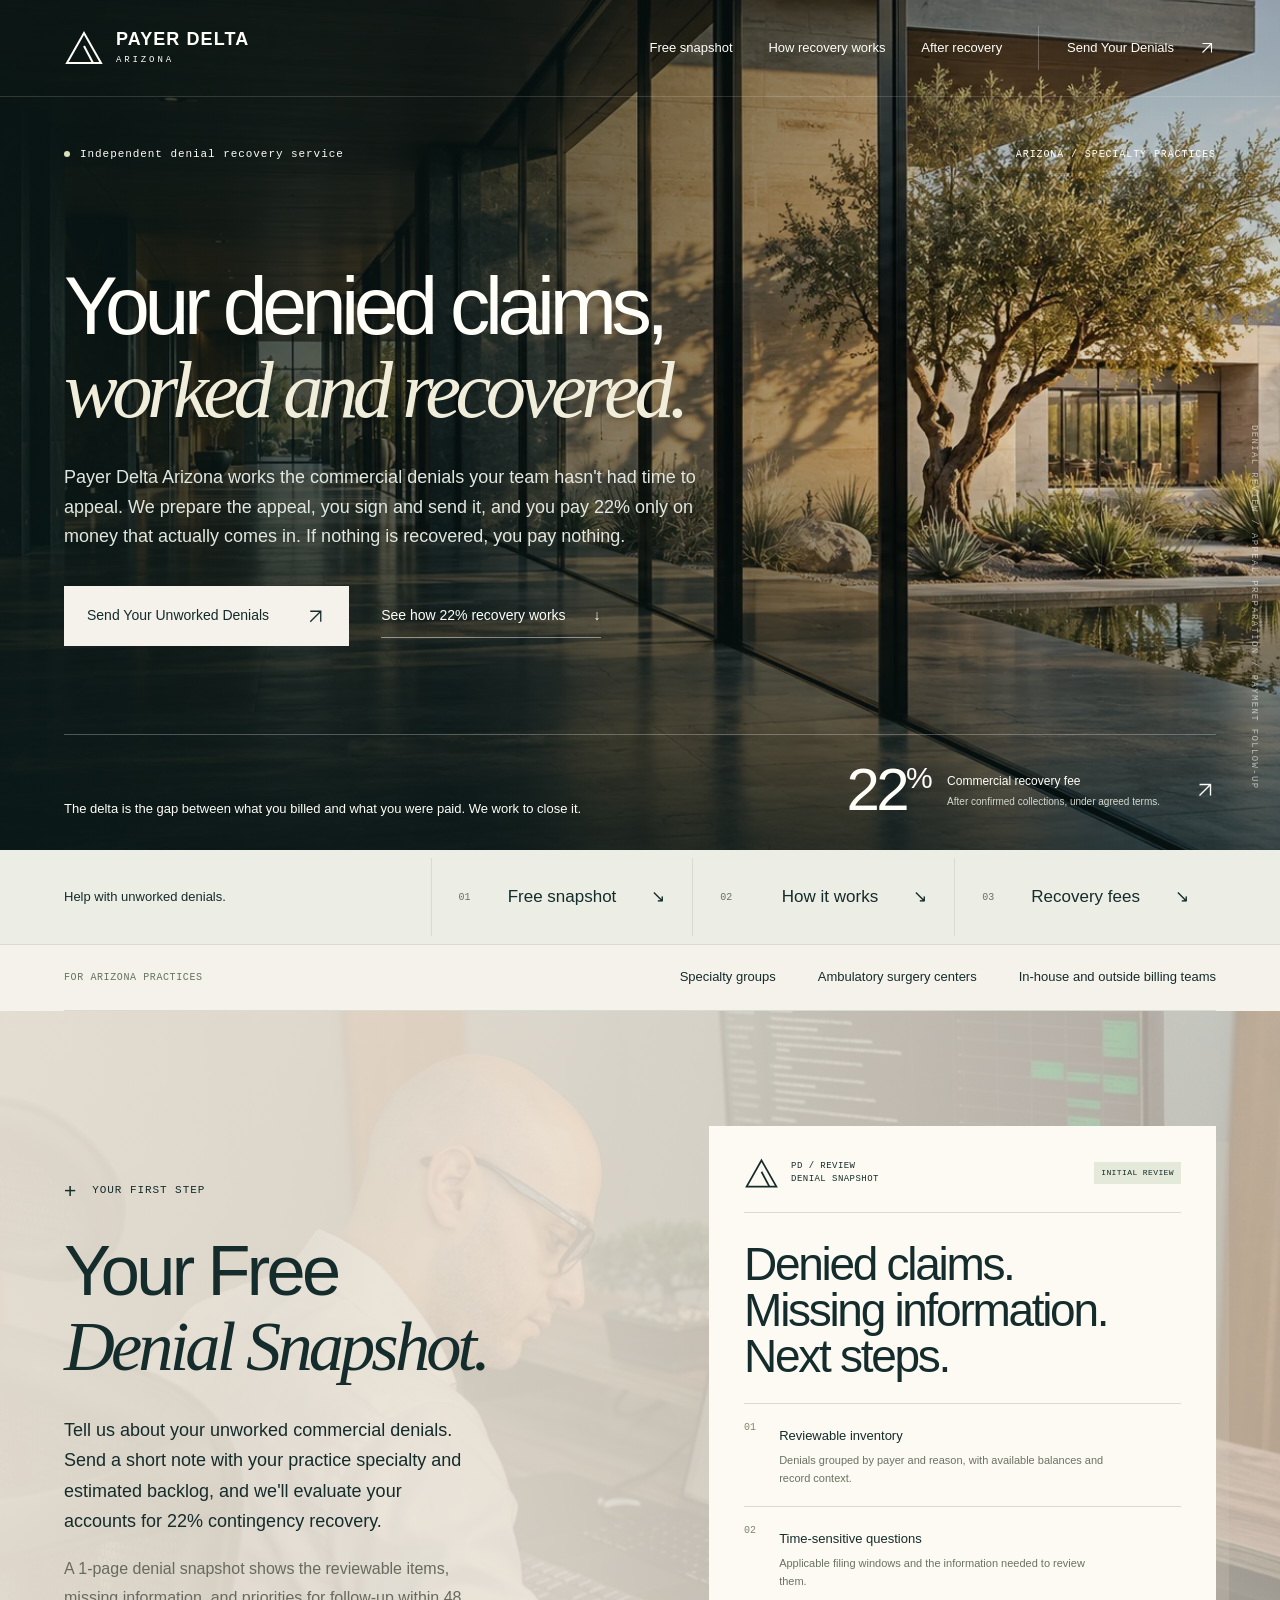
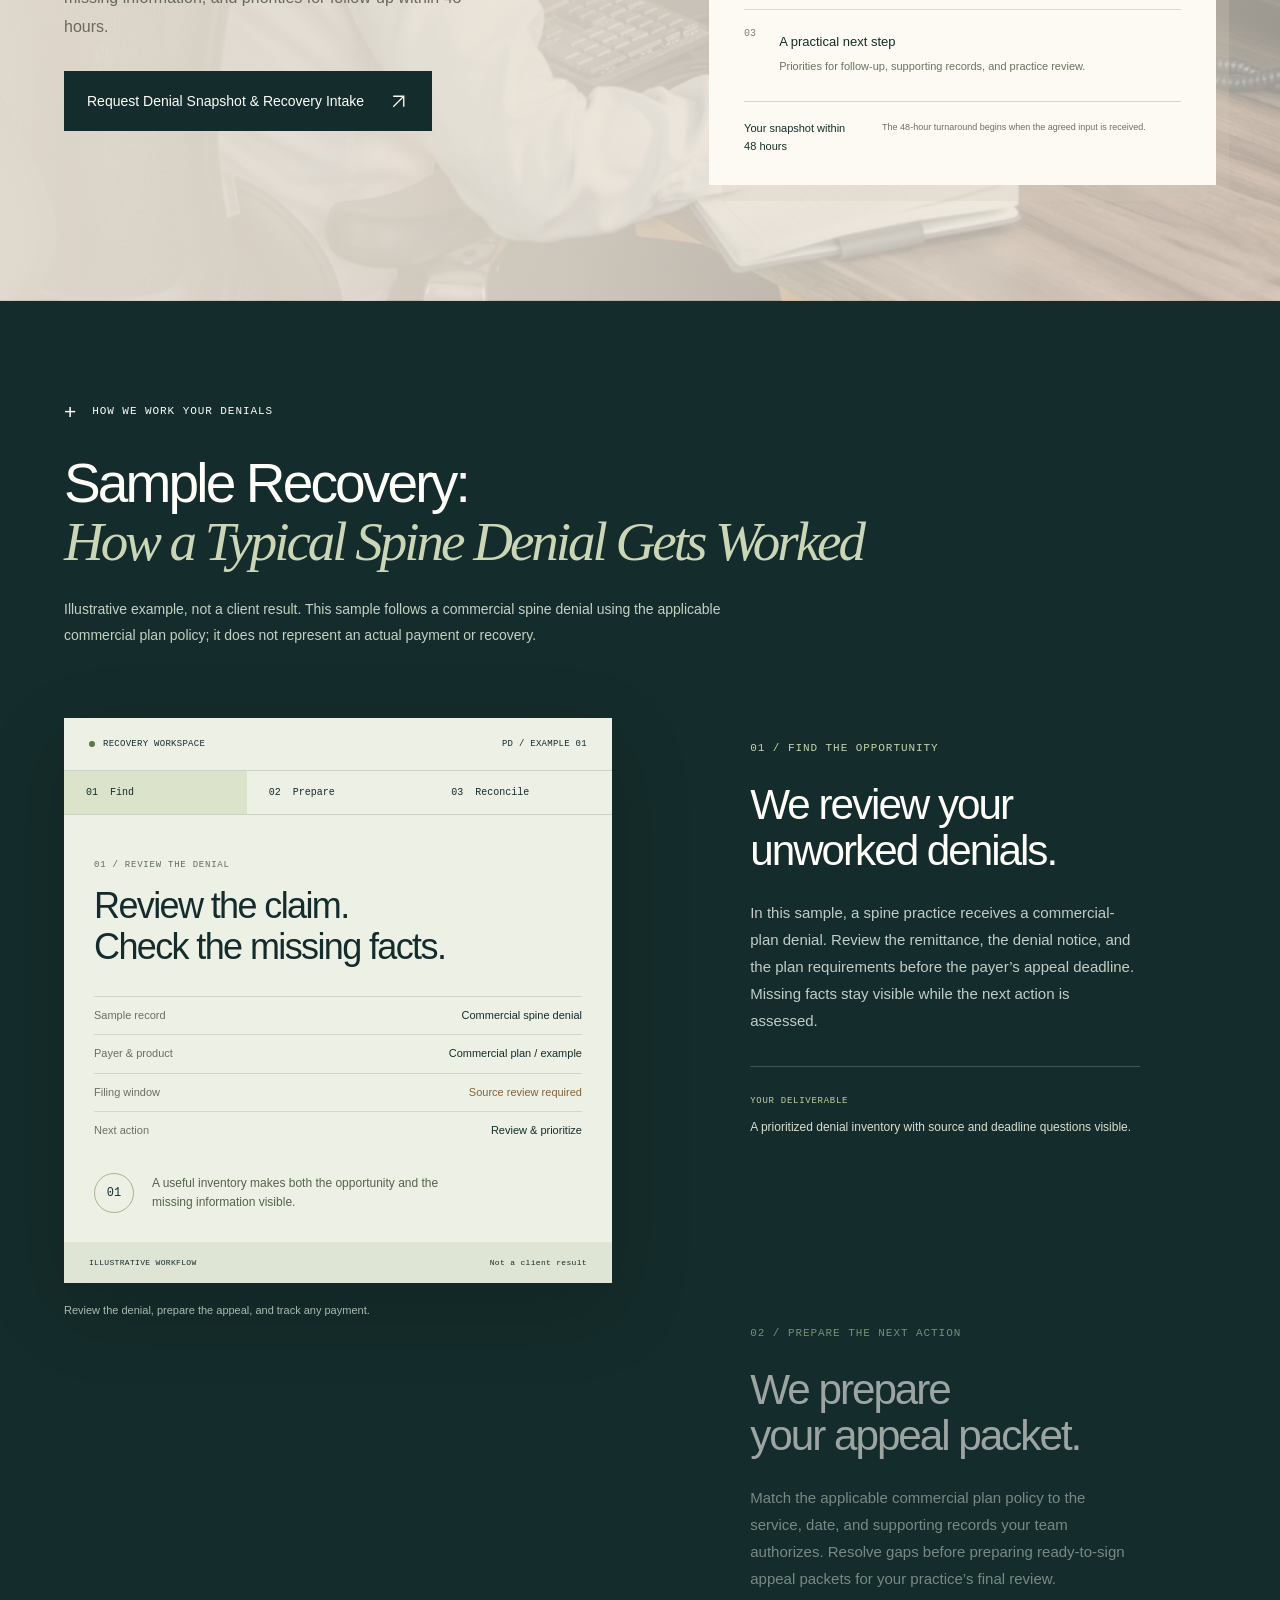
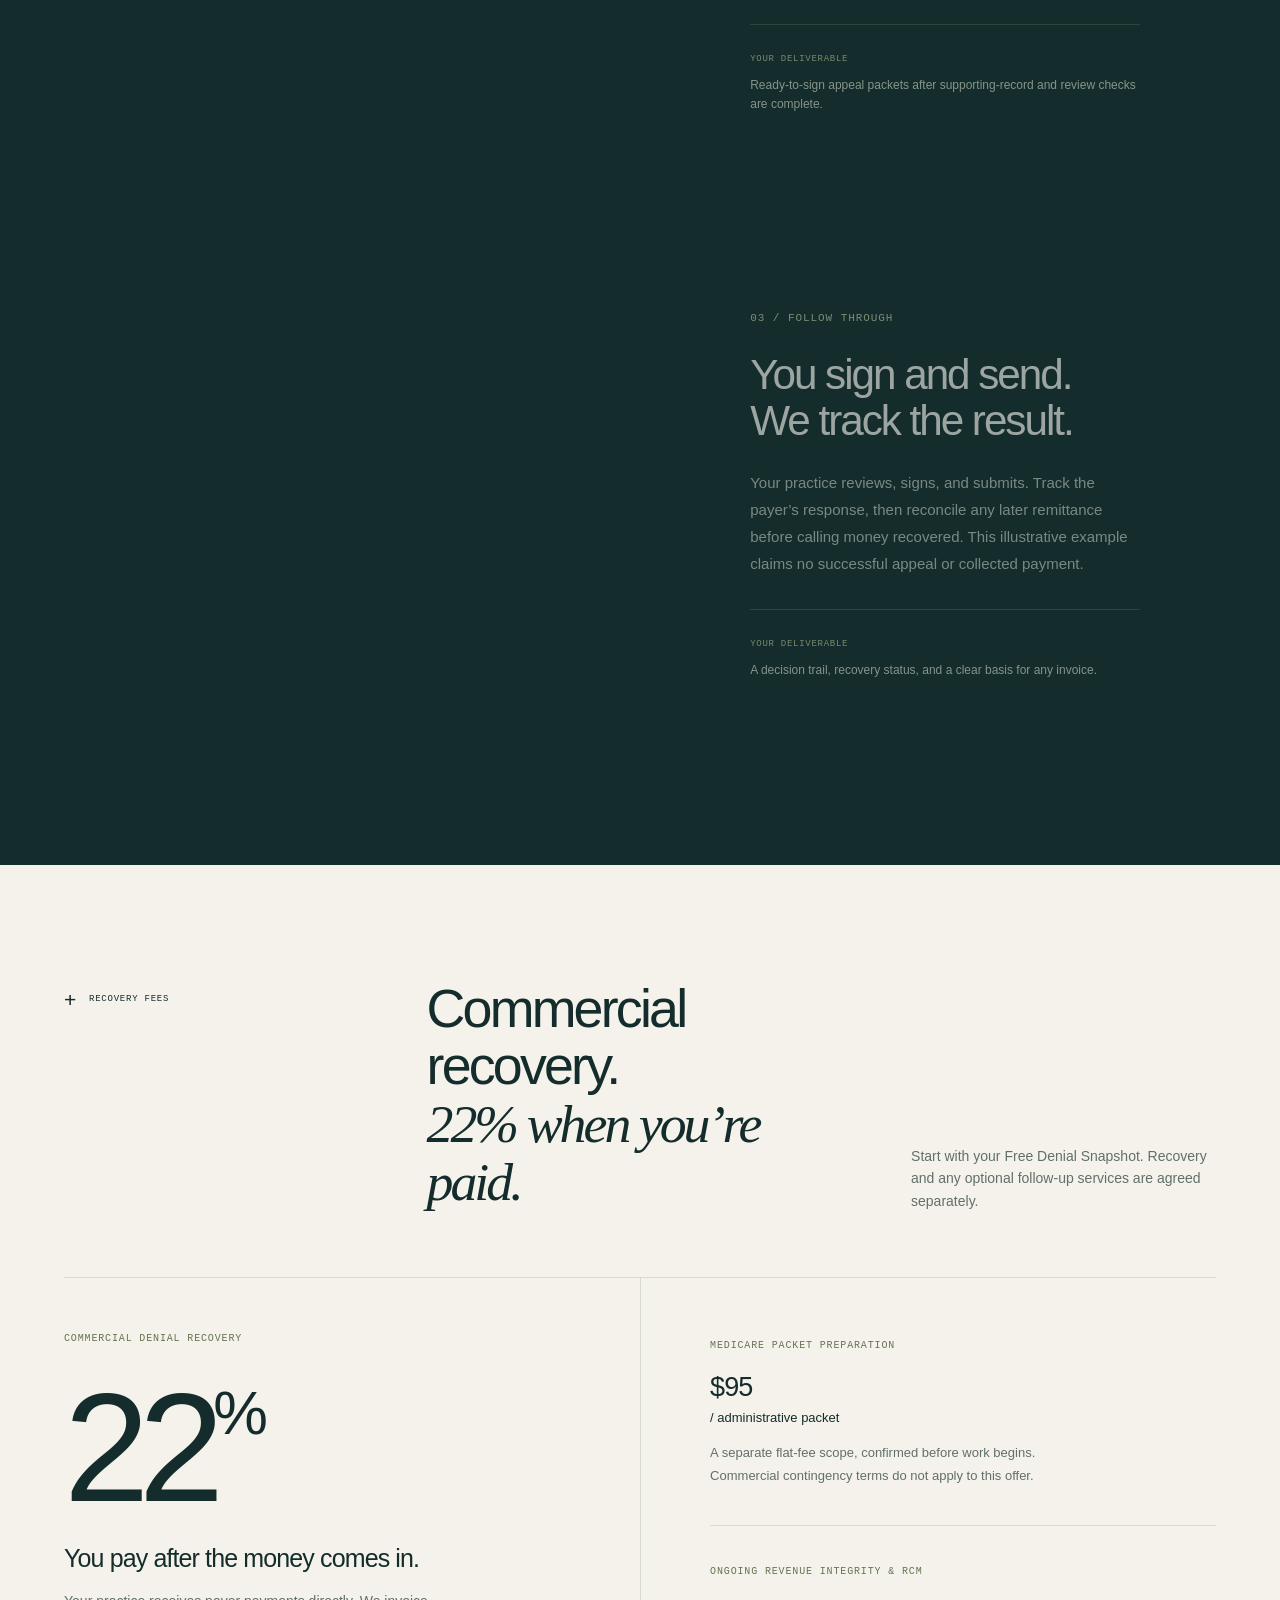
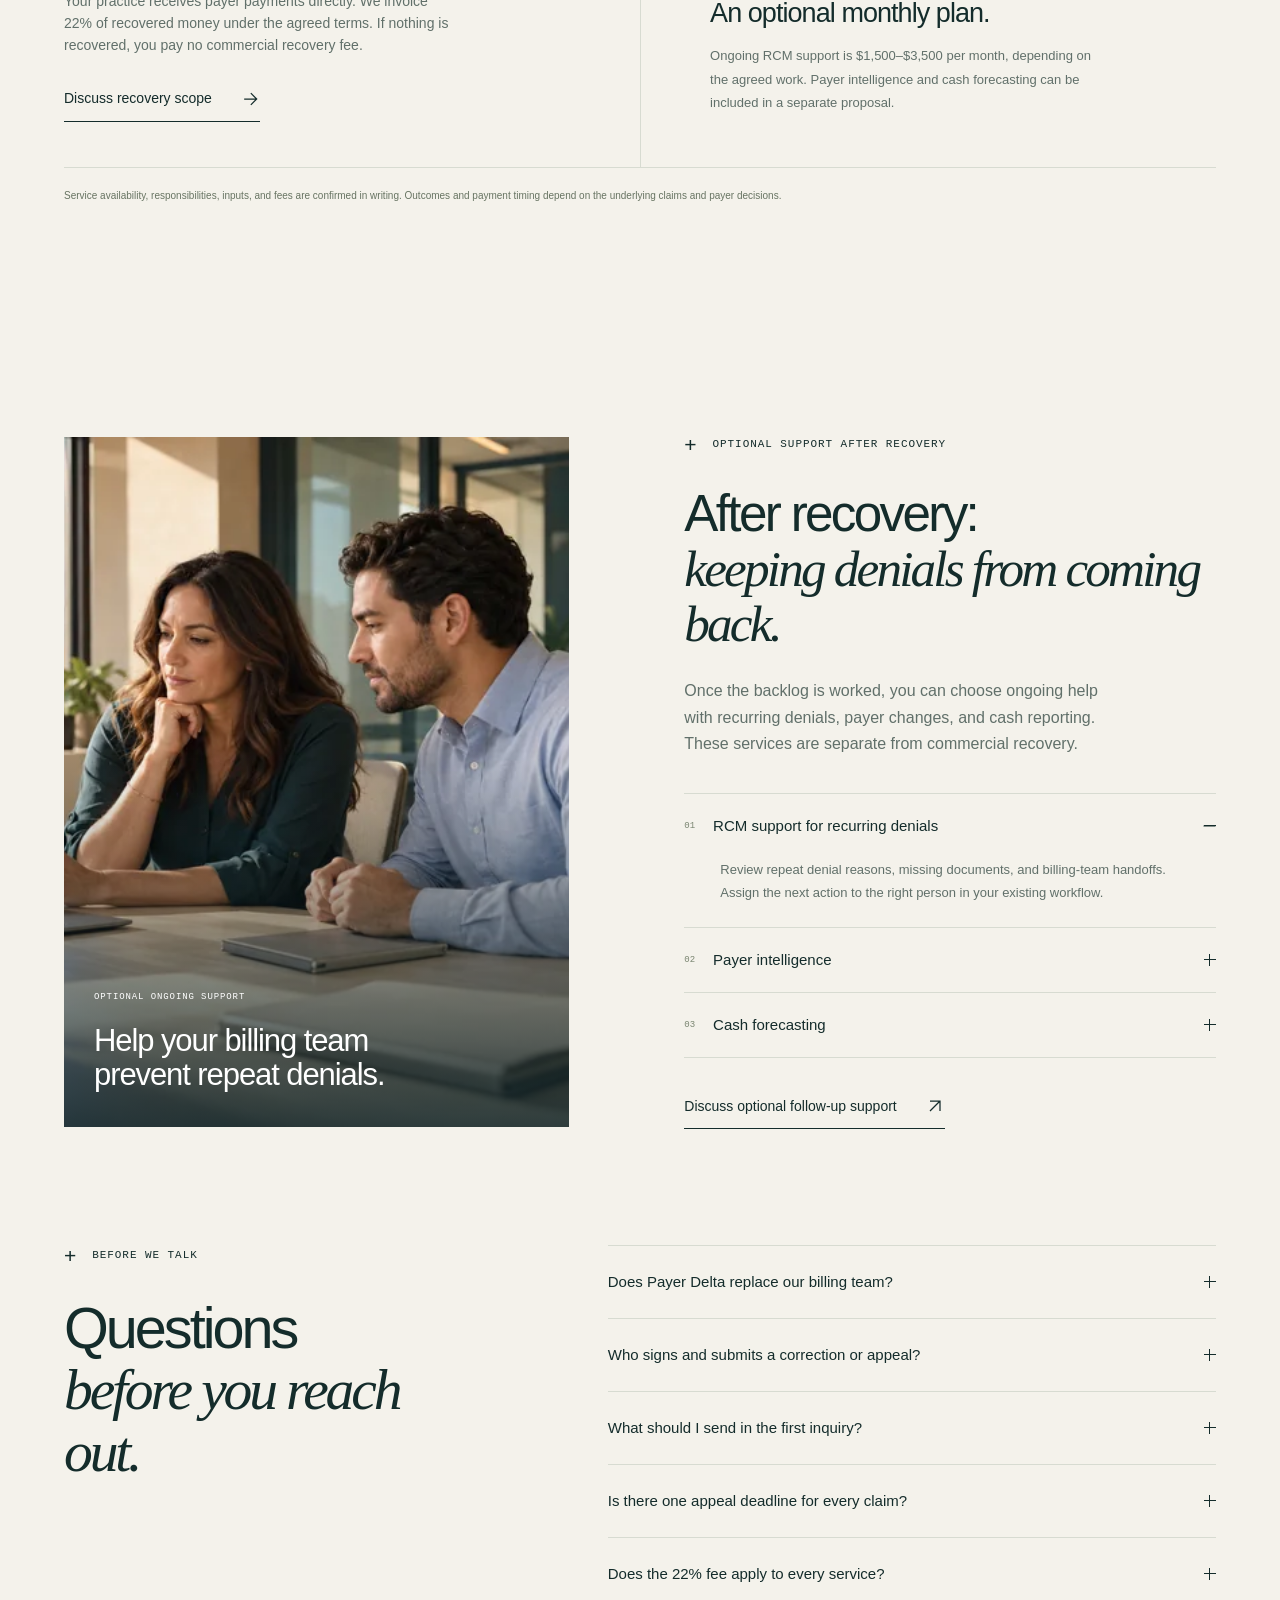
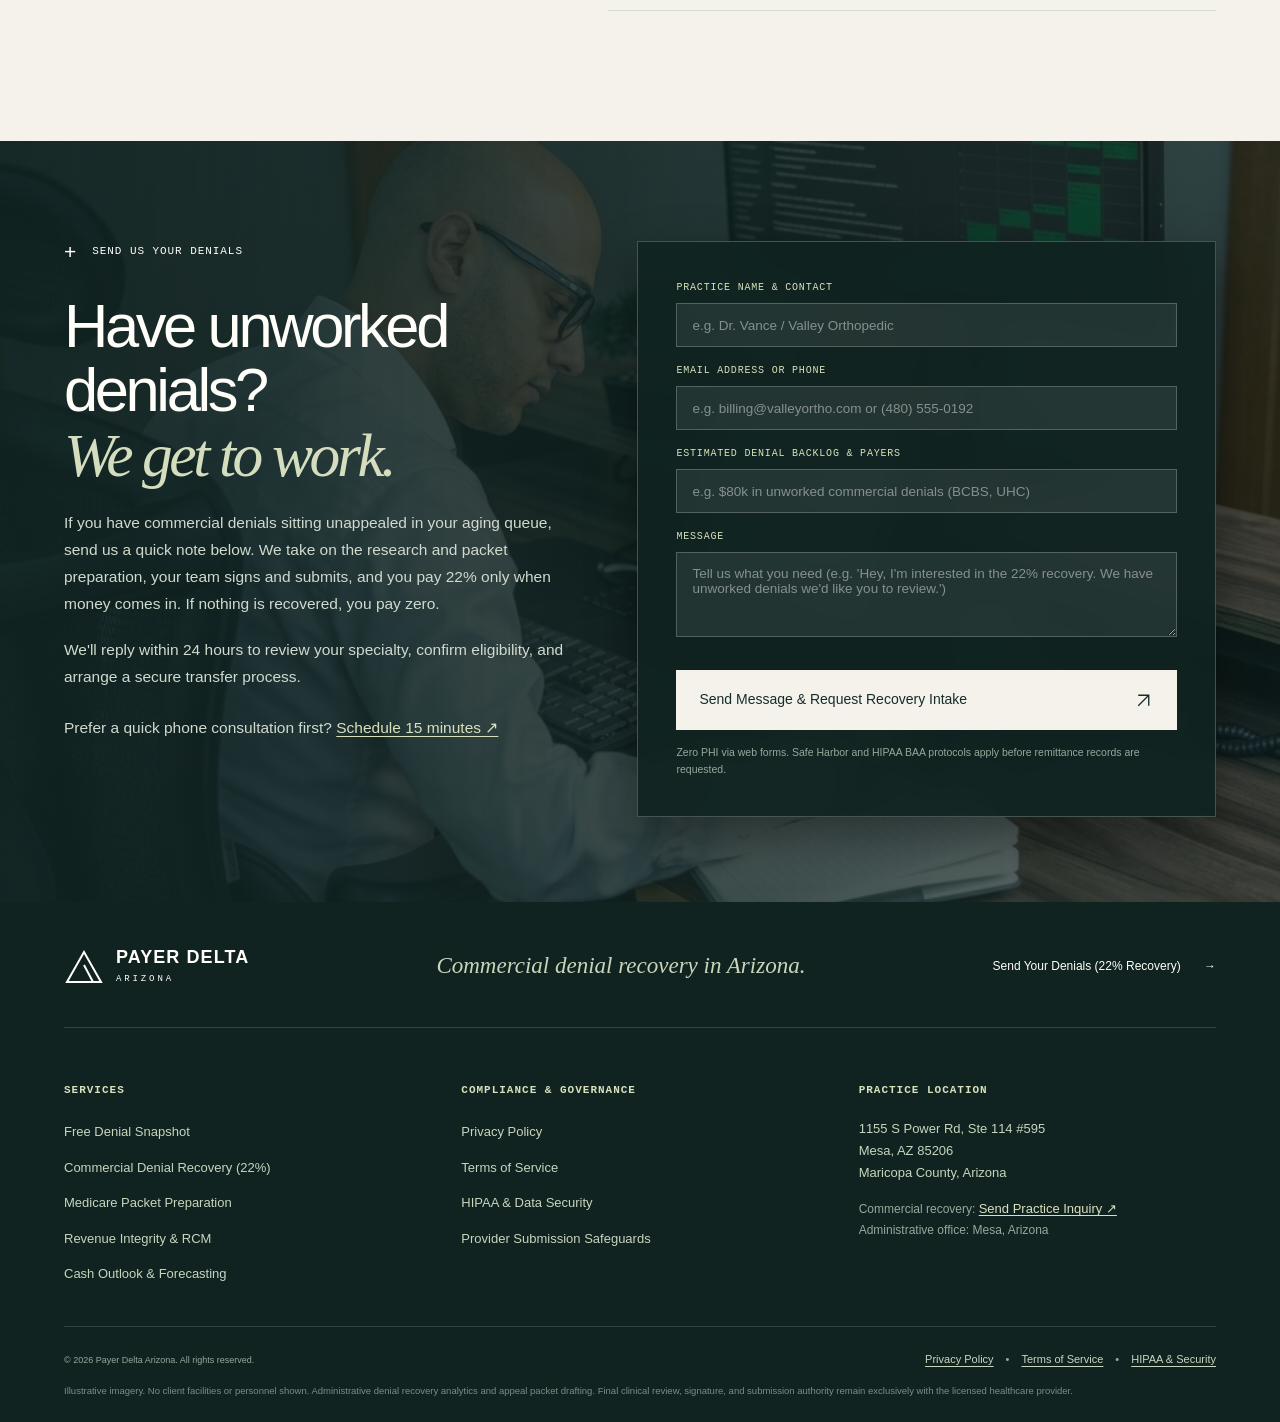
<file: index.html>
<!doctype html>
<html lang="en">
<head>
  <meta charset="utf-8">
  <meta name="viewport" content="width=device-width, initial-scale=1">
  <meta name="theme-color" content="#142c2b">
  <title>Payer Delta Arizona — Denial Recovery & Revenue Integrity</title>
  <meta name="description" content="Payer Delta Arizona works unappealed commercial denials. Send us your unworked backlog, we prepare the appeal, your team signs and sends it, and you pay 22% only on recovered money.">
  <link rel="canonical" href="https://payerdelta.josephjilovec.com/">
  <meta property="og:type" content="website">
  <meta property="og:title" content="Payer Delta — Your denied claims, worked and recovered.">
  <meta property="og:description" content="We work commercial denials your team has not had time to appeal. Send us your unworked backlog and pay 22% only when you're paid.">
  <meta property="og:url" content="https://payerdelta.josephjilovec.com/">
  <meta property="og:image" content="https://payerdelta.josephjilovec.com/assets/arizona-clinic-1916.webp">
  <meta property="og:image:alt" content="Illustrative contemporary Arizona medical architecture in warm afternoon light">
  <meta name="twitter:card" content="summary_large_image">
  <link rel="icon" href="/payer-mark.svg" type="image/svg+xml">
  <link rel="preload" as="image" href="/assets/arizona-clinic-1916.webp" imagesrcset="/assets/arizona-clinic-960.webp 960w, /assets/arizona-clinic-1916.webp 1916w" imagesizes="100vw" fetchpriority="high">
  <link rel="stylesheet" href="/styles.css">
  <script src="/site.js" defer></script>
  <script type="application/ld+json">{"@context":"https://schema.org","@type":"ProfessionalService","name":"Payer Delta Arizona","url":"https://payerdelta.josephjilovec.com/","description":"Independent denial recovery, revenue integrity, RCM workflow support, payer intelligence, and cash forecasting for specialty practices.","areaServed":{"@type":"State","name":"Arizona"},"legalName":"Jentlemens LLC"}</script>
</head>
<body class="recovery-led">
  <a class="skip-link" href="#main">Skip to content</a>
  <svg class="svg-library" xmlns="http://www.w3.org/2000/svg" aria-hidden="true"><defs><symbol id="arrow" viewBox="0 0 24 24"><path d="M5 12h14M13 5l7 7-7 7" fill="none" stroke="currentColor" stroke-width="1.5"/></symbol><symbol id="north-east" viewBox="0 0 24 24"><path d="M6 18 18 6M6 6h12v12" fill="none" stroke="currentColor" stroke-width="1.5"/></symbol><symbol id="delta" viewBox="0 0 40 40"><path d="M20 5 37 35H3L20 5Z" fill="none" stroke="currentColor" stroke-width="2"/><path d="M20 18 29 35" fill="none" stroke="currentColor" stroke-width="2"/></symbol></defs></svg>

  <header class="site-header" id="site-header">
    <div class="header-inner">
      <a class="brand" href="#top" aria-label="Payer Delta Arizona home"><svg aria-hidden="true"><use href="#delta"/></svg><span>PAYER DELTA<small>ARIZONA</small></span></a>
      <button class="menu-toggle" type="button" aria-expanded="false" aria-controls="main-nav"><span class="menu-label">Menu</span><span class="menu-lines" aria-hidden="true"></span></button>
      <nav class="main-nav" id="main-nav" aria-label="Main navigation">
        <a href="#snapshot">Free snapshot</a><a href="#recovery">How recovery works</a><a href="#after-recovery">After recovery</a>
        <a class="nav-cta" href="#start">Send Your Denials <svg aria-hidden="true"><use href="#north-east"/></svg></a>
      </nav>
    </div>
  </header>

  <main id="main">
    <section class="hero" id="top" aria-labelledby="hero-title">
      <picture class="hero-image"><source srcset="/assets/arizona-clinic-960.webp 960w, /assets/arizona-clinic-1916.webp 1916w" sizes="100vw" type="image/webp"><img src="/assets/arizona-clinic-1916.webp" width="1916" height="821" alt="Illustrative Arizona medical architecture with a shaded stone corridor and sunlit desert mountains" fetchpriority="high" decoding="async"></picture>
      <div class="hero-shade"></div>
      <div class="container hero-inner">
        <div class="hero-topline"><span class="eyebrow"><span class="status-dot"></span> Independent denial recovery service</span><span class="hero-location">ARIZONA / SPECIALTY PRACTICES</span></div>
        <div class="hero-copy">
          <h1 id="hero-title">Your denied claims,<br><em>worked and recovered.</em></h1>
          <p>Payer Delta Arizona works the commercial denials your team hasn't had time to appeal. We prepare the appeal, you sign and send it, and you pay 22% only on money that actually comes in. If nothing is recovered, you pay nothing.</p>
          <div class="hero-actions"><a class="button button-light" href="#start">Send Your Unworked Denials <svg aria-hidden="true"><use href="#north-east"/></svg></a><a class="text-link light" href="#recovery">See how 22% recovery works <span aria-hidden="true">↓</span></a></div>
        </div>
        <div class="hero-bottom"><p>The delta is the gap between what you billed and what you were paid. <span>We work to close it.</span></p><a class="hero-fee" href="#pricing"><span class="fee-number">22<small>%</small></span><span>Commercial recovery fee<small>After confirmed collections, under agreed terms.</small></span><svg aria-hidden="true"><use href="#north-east"/></svg></a></div>
      </div>
      <span class="hero-vertical" aria-hidden="true">DENIAL REVIEW / APPEAL PREPARATION / PAYMENT FOLLOW-UP</span>
    </section>

    <nav class="chapter-nav" aria-label="Explore the recovery service"><div class="container chapter-inner"><p>Help with unworked denials.</p><a href="#snapshot"><span>01</span> Free snapshot <span aria-hidden="true">↘</span></a><a href="#recovery"><span>02</span> How it works <span aria-hidden="true">↘</span></a><a href="#pricing"><span>03</span> Recovery fees <span aria-hidden="true">↘</span></a></div></nav>

    <div class="container audience-strip"><div class="scope-strip"><span>FOR ARIZONA PRACTICES</span><p>Specialty groups</p><p>Ambulatory surgery centers</p><p>In-house and outside billing teams</p></div></div>

    <section class="snapshot-section" id="snapshot" aria-labelledby="snapshot-title">
      <div class="snapshot-backdrop" aria-hidden="true"></div>
      <div class="container snapshot-layout">
        <div class="snapshot-intro reveal">
          <div class="section-label"><span class="small-cross" aria-hidden="true">+</span> YOUR FIRST STEP</div>
          <h2 id="snapshot-title" class="display-heading">Your Free<br><em>Denial Snapshot.</em></h2>
          <p class="snapshot-first-step">Tell us about your unworked commercial denials. Send a short note with your practice specialty and estimated backlog, and we'll evaluate your accounts for 22% contingency recovery.</p>
          <p>A 1-page denial snapshot shows the reviewable items, missing information, and priorities for follow-up within 48 hours.</p>
          <div class="snapshot-booking">
            <a class="button button-dark" href="#start">
              <span>Request Denial Snapshot &amp; Recovery Intake</span>
              <svg aria-hidden="true"><use href="#north-east"/></svg>
            </a>
          </div>
        </div>
        <div class="snapshot-paper reveal">
          <div class="paper-top">
            <svg aria-hidden="true"><use href="#delta"/></svg>
            <span>PD / REVIEW<br>DENIAL SNAPSHOT</span>
            <span class="paper-tag">INITIAL REVIEW</span>
          </div>
          <h3>Denied claims.<br>Missing information.<br>Next steps.</h3>
          <ol>
            <li><span>01</span><div><strong>Reviewable inventory</strong><p>Denials grouped by payer and reason, with available balances and record context.</p></div></li>
            <li><span>02</span><div><strong>Time-sensitive questions</strong><p>Applicable filing windows and the information needed to review them.</p></div></li>
            <li><span>03</span><div><strong>A practical next step</strong><p>Priorities for follow-up, supporting records, and practice review.</p></div></li>
          </ol>
          <div class="paper-bottom">
            <strong>Your snapshot within 48 hours</strong>
            <span>The 48-hour turnaround begins when the agreed input is received.</span>
          </div>
        </div>
      </div>
    </section>

    <section class="recovery-section" id="recovery" aria-labelledby="recovery-title">
      <div class="container recovery-heading"><div class="section-label"><span class="small-cross" aria-hidden="true">+</span> HOW WE WORK YOUR DENIALS</div><h2 id="recovery-title" class="display-heading reveal">Sample Recovery:<br><em>How a Typical Spine Denial Gets Worked</em></h2><p class="sample-disclosure">Illustrative example, not a client result. This sample follows a commercial spine denial using the applicable commercial plan policy; it does not represent an actual payment or recovery.</p></div>
      <div class="container recovery-story">
        <div class="story-sticky">
          <div class="file-window" aria-label="Illustrative recovery file">
            <div class="window-top"><span><span class="status-dot"></span> RECOVERY WORKSPACE</span><span>PD / EXAMPLE 01</span></div>
            <div class="file-tabs" aria-label="Recovery stages"><a href="#find" class="active" data-story-link="0" aria-current="step">01 <span>Find</span></a><a href="#prepare" data-story-link="1">02 <span>Prepare</span></a><a href="#reconcile" data-story-link="2">03 <span>Reconcile</span></a></div>
            <div class="case-view" data-case-view="0"><span class="file-kicker">01 / REVIEW THE DENIAL</span><h3>Review the claim.<br>Check the missing facts.</h3><div class="file-rows"><div><span>Sample record</span><b>Commercial spine denial</b></div><div><span>Payer & product</span><b>Commercial plan / example</b></div><div><span>Filing window</span><b class="amber">Source review required</b></div><div><span>Next action</span><b>Review & prioritize</b></div></div><div class="file-callout"><span>01</span><p>A useful inventory makes both the opportunity and the missing information visible.</p></div></div>
            <div class="case-view" data-case-view="1" hidden><span class="file-kicker">02 / PREPARE THE APPEAL</span><h3>Match the records.<br>Prepare the appeal.</h3><div class="file-rows"><div><span>Original item</span><b>Linked to the draft</b></div><div><span>Policy source</span><b>Applicable commercial plan policy</b></div><div><span>Supporting record</span><b>Gaps made explicit</b></div><div><span>Decision owner</span><b>Authorized practice team</b></div></div><div class="file-callout"><span>02</span><p>Facts, source context, and supporting documents come together in a reviewable packet.</p></div></div>
            <div class="case-view" data-case-view="2" hidden><span class="file-kicker">03 / TRACK THE PAYMENT</span><h3>Track the response.<br>Confirm the payment.</h3><div class="file-rows"><div><span>Practice submission</span><b>Recorded separately</b></div><div><span>Payer response</span><b>Decision evidence</b></div><div><span>Payment posting</span><b>Remittance reconciliation</b></div><div><span>Recovery fee</span><b>Agreed collection basis</b></div></div><div class="file-callout"><span>03</span><p>A delivered draft, an overturned decision, and collected cash are different milestones.</p></div></div>
            <div class="window-bottom"><span>ILLUSTRATIVE WORKFLOW</span><span>Not a client result</span></div>
          </div>
          <p class="story-footnote">Review the denial, prepare the appeal, and track any payment.</p>
        </div>
        <div class="story-steps">
          <article class="story-step active" id="find" data-story-step="0"><span class="step-index">01 / FIND THE OPPORTUNITY</span><h3>We review your<br>unworked denials.</h3><p>In this sample, a spine practice receives a commercial-plan denial. Review the remittance, the denial notice, and the plan requirements before the payer’s appeal deadline. Missing facts stay visible while the next action is assessed.</p><div class="step-deliverable"><span>YOUR DELIVERABLE</span><p>A prioritized denial inventory with source and deadline questions visible.</p></div></article>
          <article class="story-step" id="prepare" data-story-step="1"><span class="step-index">02 / PREPARE THE NEXT ACTION</span><h3>We prepare<br>your appeal packet.</h3><p>Match the applicable commercial plan policy to the service, date, and supporting records your team authorizes. Resolve gaps before preparing ready-to-sign appeal packets for your practice’s final review.</p><div class="step-deliverable"><span>YOUR DELIVERABLE</span><p>Ready-to-sign appeal packets after supporting-record and review checks are complete.</p></div></article>
          <article class="story-step" id="reconcile" data-story-step="2"><span class="step-index">03 / FOLLOW THROUGH</span><h3>You sign and send.<br>We track the result.</h3><p>Your practice reviews, signs, and submits. Track the payer’s response, then reconcile any later remittance before calling money recovered. This illustrative example claims no successful appeal or collected payment.</p><div class="step-deliverable"><span>YOUR DELIVERABLE</span><p>A decision trail, recovery status, and a clear basis for any invoice.</p></div></article>
        </div>
      </div>
    </section>

    <section class="engagement-section section-space container" id="pricing" aria-labelledby="engagement-title"><div class="engagement-header"><div class="section-label reveal"><span class="small-cross" aria-hidden="true">+</span> RECOVERY FEES</div><h2 id="engagement-title" class="display-heading reveal">Commercial recovery.<br><em>22% when you’re paid.</em></h2><p class="reveal">Start with your Free Denial Snapshot. Recovery and any optional follow-up services are agreed separately.</p></div><div class="pricing-grid reveal"><article class="price-primary"><span class="pricing-label">COMMERCIAL DENIAL RECOVERY</span><p class="price-number">22<small>%</small></p><h3>You pay after the money comes in.</h3><p>Your practice receives payer payments directly. We invoice 22% of recovered money under the agreed terms. If nothing is recovered, you pay no commercial recovery fee.</p><a class="text-link" href="#start">Discuss recovery scope <svg aria-hidden="true"><use href="#arrow"/></svg></a></article><article class="price-secondary"><div><span class="pricing-label">MEDICARE PACKET PREPARATION</span><h3>$95 <span>/ administrative packet</span></h3><p>A separate flat-fee scope, confirmed before work begins. Commercial contingency terms do not apply to this offer.</p></div><div><span class="pricing-label">ONGOING REVENUE INTEGRITY & RCM</span><h3>An optional monthly plan.</h3><p>Ongoing RCM support is $1,500–$3,500 per month, depending on the agreed work. Payer intelligence and cash forecasting can be included in a separate proposal.</p></div></article></div><p class="pricing-note">Service availability, responsibilities, inputs, and fees are confirmed in writing. Outcomes and payment timing depend on the underlying claims and payer decisions.</p></section>

    <section class="after-recovery-section rcm-section section-space container" id="after-recovery" aria-labelledby="after-recovery-title"><div class="rcm-layout">
      <div class="rcm-visual reveal"><img src="/assets/operations-team-1536.webp" srcset="/assets/operations-team-768.webp 768w, /assets/operations-team-1536.webp 1536w" sizes="(min-width: 900px) 45vw, 100vw" width="1536" height="1024" alt="Illustrative healthcare operations professionals reviewing work in an Arizona administrative office" loading="lazy" decoding="async"><div class="image-caption"><span>OPTIONAL ONGOING SUPPORT</span><p>Help your billing team<br>prevent repeat denials.</p></div></div>
      <div class="rcm-copy"><div class="section-label reveal"><span class="small-cross" aria-hidden="true">+</span> OPTIONAL SUPPORT AFTER RECOVERY</div><h2 id="after-recovery-title" class="display-heading reveal">After recovery:<br><em>keeping denials from coming back.</em></h2><p class="section-lede reveal">Once the backlog is worked, you can choose ongoing help with recurring denials, payer changes, and cash reporting. These services are separate from commercial recovery.</p>
        <div class="service-accordion reveal"><details id="rcm" open><summary><span>01</span> RCM support for recurring denials <i aria-hidden="true"></i></summary><div><p>Review repeat denial reasons, missing documents, and billing-team handoffs. Assign the next action to the right person in your existing workflow.</p></div></details><details id="payer-intelligence"><summary><span>02</span> Payer intelligence <i aria-hidden="true"></i></summary><div><p>Follow relevant payer policy and reimbursement changes, with source links and regular briefs. Bring updates to the team before the same issue affects more claims.</p></div></details><details id="forecasting"><summary><span>03</span> Cash forecasting <i aria-hidden="true"></i></summary><div class="forecast-detail"><p class="after-forecast-intro">Review aging receivables and appeal progress in a 30-, 60-, or 90-day cash outlook. Keep assumptions separate from actual collections and compare the forecast with what gets paid.</p><div class="outlook-window reveal"><div class="outlook-heading"><span><span class="status-dot"></span> CASH OUTLOOK</span><span>ILLUSTRATIVE REPORTING VIEW</span></div><div class="forecast-tabs" role="tablist" aria-label="Explore cash outlook horizons"><button id="horizon-30" role="tab" type="button" aria-selected="true" aria-controls="outlook-30" tabindex="0" data-horizon="30">30 <span>days</span></button><button id="horizon-60" role="tab" type="button" aria-selected="false" aria-controls="outlook-60" tabindex="-1" data-horizon="60">60 <span>days</span></button><button id="horizon-90" role="tab" type="button" aria-selected="false" aria-controls="outlook-90" tabindex="-1" data-horizon="90">90 <span>days</span></button></div>
        <div class="horizon-visual" aria-hidden="true"><span class="horizon-caption">RECORDS → ASSUMPTIONS → OUTLOOK</span><div class="horizon-grid"><div class="horizon-bar bar-one"><span>A/R position</span><i></i></div><div class="horizon-bar bar-two"><span>Appeal progress</span><i></i></div><div class="horizon-bar bar-three"><span>Collection timing</span><i></i></div><span class="horizon-marker" id="horizon-marker"></span></div><div class="horizon-axis"><span>NOW</span><span>30 DAYS</span><span>60 DAYS</span><span>90 DAYS</span></div></div>
        <div class="outlook-panel" id="outlook-30" role="tabpanel" aria-labelledby="horizon-30" tabindex="0"><span class="outlook-kicker">NEAR-TERM VISIBILITY</span><h3>What needs attention now?</h3><p>Review the current A/R position, time-sensitive items, and expected collection timing. Keep unknown dates and incomplete records visible.</p></div><div class="outlook-panel" id="outlook-60" role="tabpanel" aria-labelledby="horizon-60" tabindex="0" hidden><span class="outlook-kicker">THE DEVELOPING PICTURE</span><h3>What is progressing?</h3><p>Connect appeal milestones and aging balances to a broader planning horizon. Review whether timing assumptions still match the latest evidence.</p></div><div class="outlook-panel" id="outlook-90" role="tabpanel" aria-labelledby="horizon-90" tabindex="0" hidden><span class="outlook-kicker">PLANNING & RECONCILIATION</span><h3>What should change in the plan?</h3><p>Compare earlier expectations with actual collections, explain variance, and refresh the assumptions behind the next outlook.</p></div><p class="outlook-note">This view explains reporting scope; it contains no practice data or projected returns. Forecasts depend on agreed inputs and assumptions.</p><noscript><p class="outlook-note">The 60-day outlook follows progress; the 90-day outlook compares assumptions with actual collections.</p></noscript>
      </div></div></details></div>
        <a class="text-link" href="#start">Discuss optional follow-up support <svg aria-hidden="true"><use href="#north-east"/></svg></a>
      </div>
    </div></section>

    <section class="faq-section container" aria-labelledby="faq-title"><div><div class="section-label"><span class="small-cross" aria-hidden="true">+</span> BEFORE WE TALK</div><h2 id="faq-title" class="display-heading">Questions<br><em>before you reach out.</em></h2></div><div class="faq-list"><details><summary>Does Payer Delta replace our billing team?<i aria-hidden="true"></i></summary><p>No. The recovery, RCM support, intelligence, and forecasting scopes are designed to work with your practice or billing team. Your agreement defines the work each party owns.</p></details><details><summary>Who signs and submits a correction or appeal?<i aria-hidden="true"></i></summary><p>Your authorized practice team reviews the prepared materials and owns signing and submission. Missing sources, supporting records, or authority need to be resolved before that handoff is ready.</p></details><details><summary>What should I send in the first inquiry?<i aria-hidden="true"></i></summary><p>Start with your practice name, your role, and an estimate of your unworked commercial denial backlog (approximate dollar amount and primary payers). Please do not send patient records, Social Security Numbers, or raw claim exports through the web form. Data-handling requirements, any necessary agreements, and a suitable secure transfer process are confirmed before remittance files are requested.</p></details><details><summary>Is there one appeal deadline for every claim?<i aria-hidden="true"></i></summary><p>No. Filing requirements depend on the payer, plan or product, type of action, review stage, and applicable dates. For Original Medicare fee-for-service, a first-level redetermination generally must be requested within 120 days after receipt of the initial claim determination. Commercial plan requirements must be checked for the specific claim. Review the applicable notice before the payer’s appeal deadline. <a class="inline-source" href="https://www.cms.gov/medicare/appeals-grievances/fee-for-service/first-level-appeal-redetermination-medicare-contractor" target="_blank" rel="noopener noreferrer">CMS first-level appeal guidance ↗</a></p></details><details><summary>Does the 22% fee apply to every service?<i aria-hidden="true"></i></summary><p>The 22% fee applies to commercial denial recovery. Medicare packet preparation and optional ongoing RCM, payer intelligence, or forecasting services are priced separately and agreed before work begins.</p></details></div></section>

    <section class="contact-section" id="start" aria-labelledby="contact-title">
      <div class="contact-photo" aria-hidden="true"></div>
      <div class="container contact-inner">
        <div class="contact-grid">
          <div class="contact-copy-col reveal">
            <div class="section-label"><span class="small-cross" aria-hidden="true">+</span> SEND US YOUR DENIALS</div>
            <h2 id="contact-title">Have unworked denials?<br><em>We get to work.</em></h2>
            <p>If you have commercial denials sitting unappealed in your aging queue, send us a quick note below. We take on the research and packet preparation, your team signs and submits, and you pay 22% only when money comes in. If nothing is recovered, you pay zero.</p>
            <p>We'll reply within 24 hours to review your specialty, confirm eligibility, and arrange a secure transfer process.</p>
            <p class="call-obscure-note">Prefer a quick phone consultation first? <a href="https://calendar.app.google/TqcgNrw1Q7ddAnTF8" target="_blank" rel="noopener noreferrer">Schedule 15 minutes ↗</a></p>
          </div>

          <div class="contact-form-col reveal">
            <form id="denial-intake-form" class="denial-intake-form">
              <div class="form-group">
                <label for="intake-practice">Practice Name &amp; Contact</label>
                <input class="form-input" id="intake-practice" name="practice" type="text" placeholder="e.g. Dr. Vance / Valley Orthopedic" required>
              </div>
              <div class="form-group">
                <label for="intake-contact">Email Address or Phone</label>
                <input class="form-input" id="intake-contact" name="contact" type="text" placeholder="e.g. billing@valleyortho.com or (480) 555-0192" required>
              </div>
              <div class="form-group">
                <label for="intake-backlog">Estimated Denial Backlog &amp; Payers</label>
                <input class="form-input" id="intake-backlog" name="backlog" type="text" placeholder="e.g. $80k in unworked commercial denials (BCBS, UHC)">
              </div>
              <div class="form-group">
                <label for="intake-message">Message</label>
                <textarea class="form-textarea" id="intake-message" name="message" rows="3" placeholder="Tell us what you need (e.g. 'Hey, I'm interested in the 22% recovery. We have unworked denials we'd like you to review.')" required></textarea>
              </div>
              <button class="button button-light" type="submit">
                <span>Send Message &amp; Request Recovery Intake</span>
                <svg aria-hidden="true"><use href="#north-east"/></svg>
              </button>
              <p class="form-disclaimer">Zero PHI via web forms. Safe Harbor and HIPAA BAA protocols apply before remittance records are requested.</p>
            </form>

            <div id="intake-success" class="intake-success-box" style="display:none;" aria-live="polite">
              <h3>Message Received</h3>
              <p>Thank you. Your message has been sent directly to Joseph and the Payer Delta team. We will review your practice details and reach out within 24 hours to coordinate secure remittance intake.</p>
              <button type="button" class="button button-light" id="intake-reset-btn"><span>Send Another Note</span></button>
            </div>
          </div>
        </div>
      </div>
    </section>
  </main>

  <footer class="site-footer">
    <div class="container">
      <div class="footer-top">
        <a class="brand" href="#top"><svg aria-hidden="true"><use href="#delta"/></svg><span>PAYER DELTA<small>ARIZONA</small></span></a>
        <p>Commercial denial recovery in Arizona.</p>
        <a class="footer-contact" href="#start">Send Your Denials (22% Recovery) <span aria-hidden="true">→</span></a>
      </div>

      <div class="footer-middle">
        <div class="footer-col">
          <h4>Services</h4>
          <ul>
            <li><a href="#snapshot">Free Denial Snapshot</a></li>
            <li><a href="#recovery">Commercial Denial Recovery (22%)</a></li>
            <li><a href="#pricing">Medicare Packet Preparation</a></li>
            <li><a href="#after-recovery">Revenue Integrity &amp; RCM</a></li>
            <li><a href="#forecasting">Cash Outlook &amp; Forecasting</a></li>
          </ul>
        </div>
        <div class="footer-col">
          <h4>Compliance &amp; Governance</h4>
          <ul>
            <li><a href="/privacy">Privacy Policy</a></li>
            <li><a href="/terms">Terms of Service</a></li>
            <li><a href="/hipaa-security">HIPAA &amp; Data Security</a></li>
            <li><a href="#faq">Provider Submission Safeguards</a></li>
          </ul>
        </div>
        <div class="footer-col">
          <h4>Practice Location</h4>
          <p class="footer-address">
            1155 S Power Rd, Ste 114 #595<br>
            Mesa, AZ 85206<br>
            Maricopa County, Arizona
          </p>
          <p class="footer-contact-info">
            Commercial recovery: <a href="#start">Send Practice Inquiry ↗</a><br>
            Administrative office: Mesa, Arizona
          </p>
        </div>
      </div>

      <div class="footer-bottom">
        <span>&copy; 2026 Payer Delta Arizona. All rights reserved.</span>
        <div class="footer-legal-links">
          <a href="/privacy">Privacy Policy</a>
          <span aria-hidden="true">&bull;</span>
          <a href="/terms">Terms of Service</a>
          <span aria-hidden="true">&bull;</span>
          <a href="/hipaa-security">HIPAA &amp; Security</a>
        </div>
      </div>
      <span class="footer-disclaimer">Illustrative imagery. No client facilities or personnel shown. Administrative denial recovery analytics and appeal packet drafting. Final clinical review, signature, and submission authority remain exclusively with the licensed healthcare provider.</span>
    </div>
  </footer>
</body>
</html>
</file>
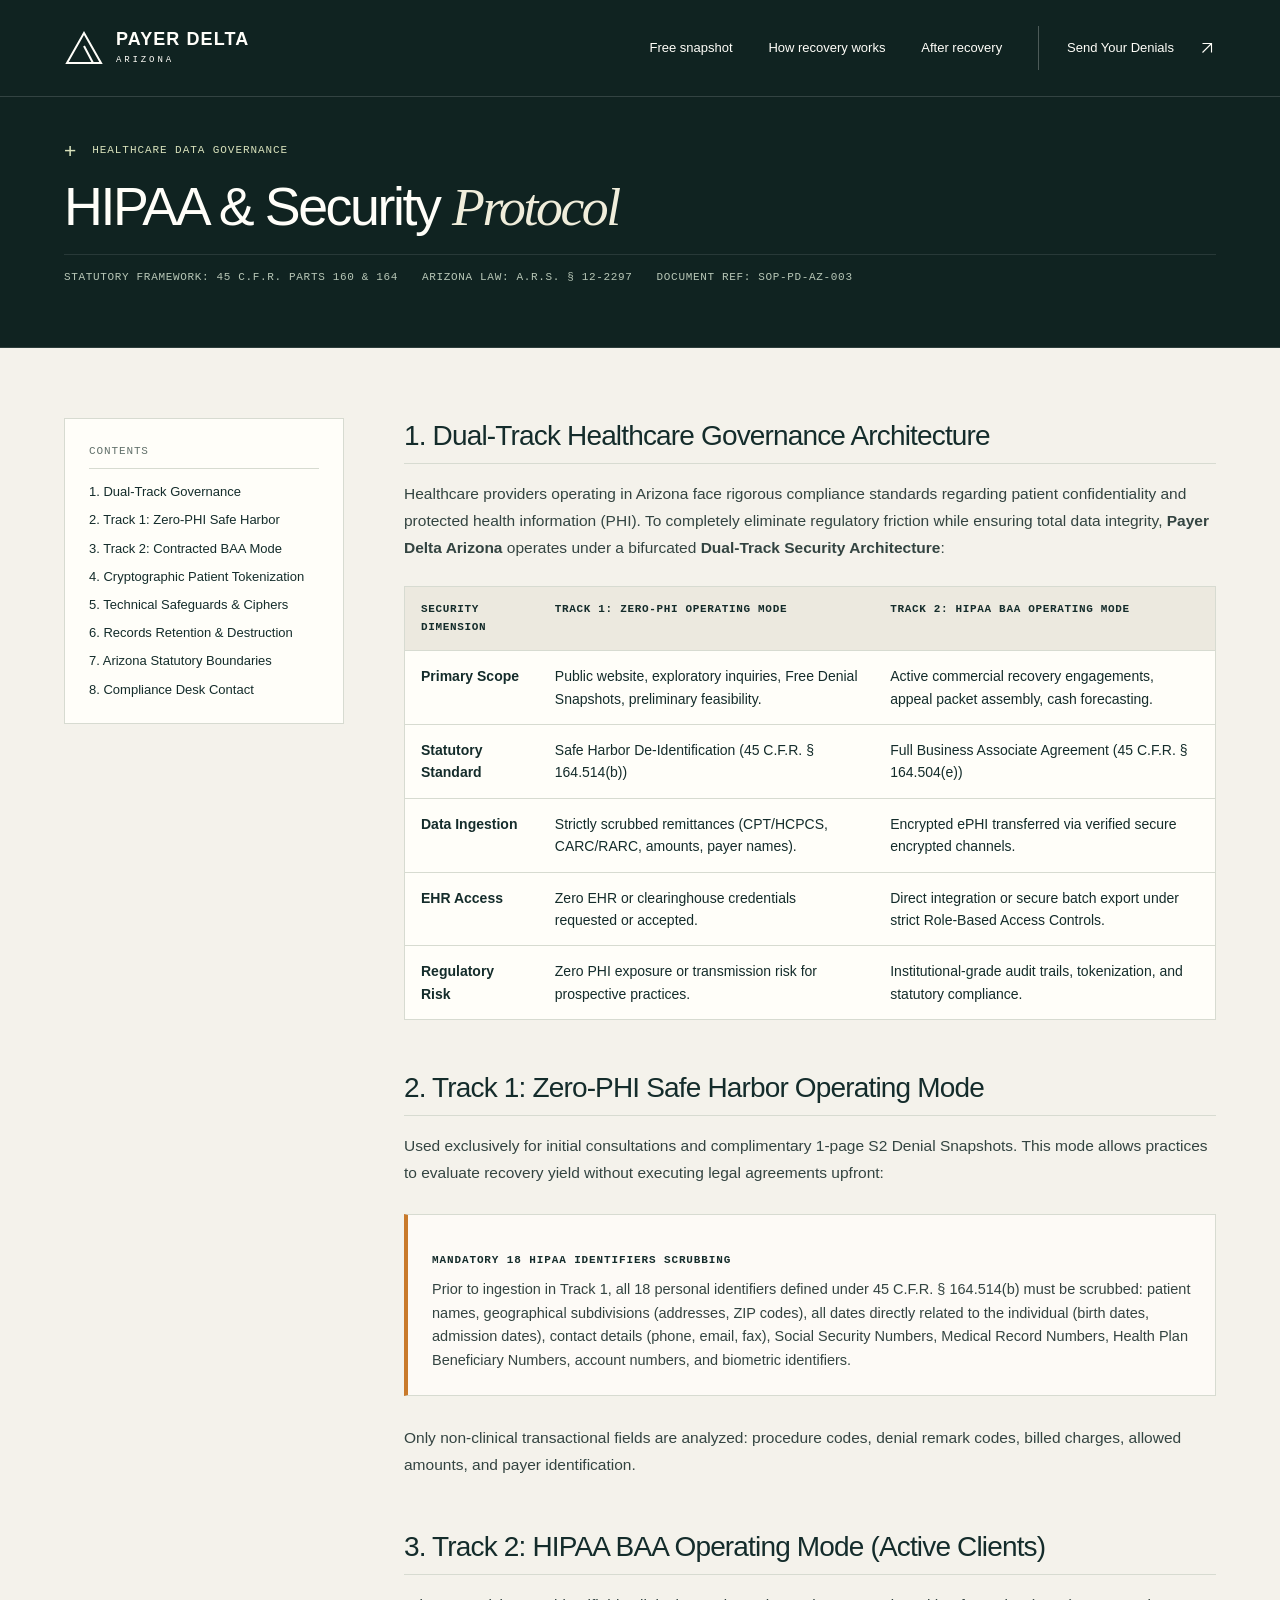
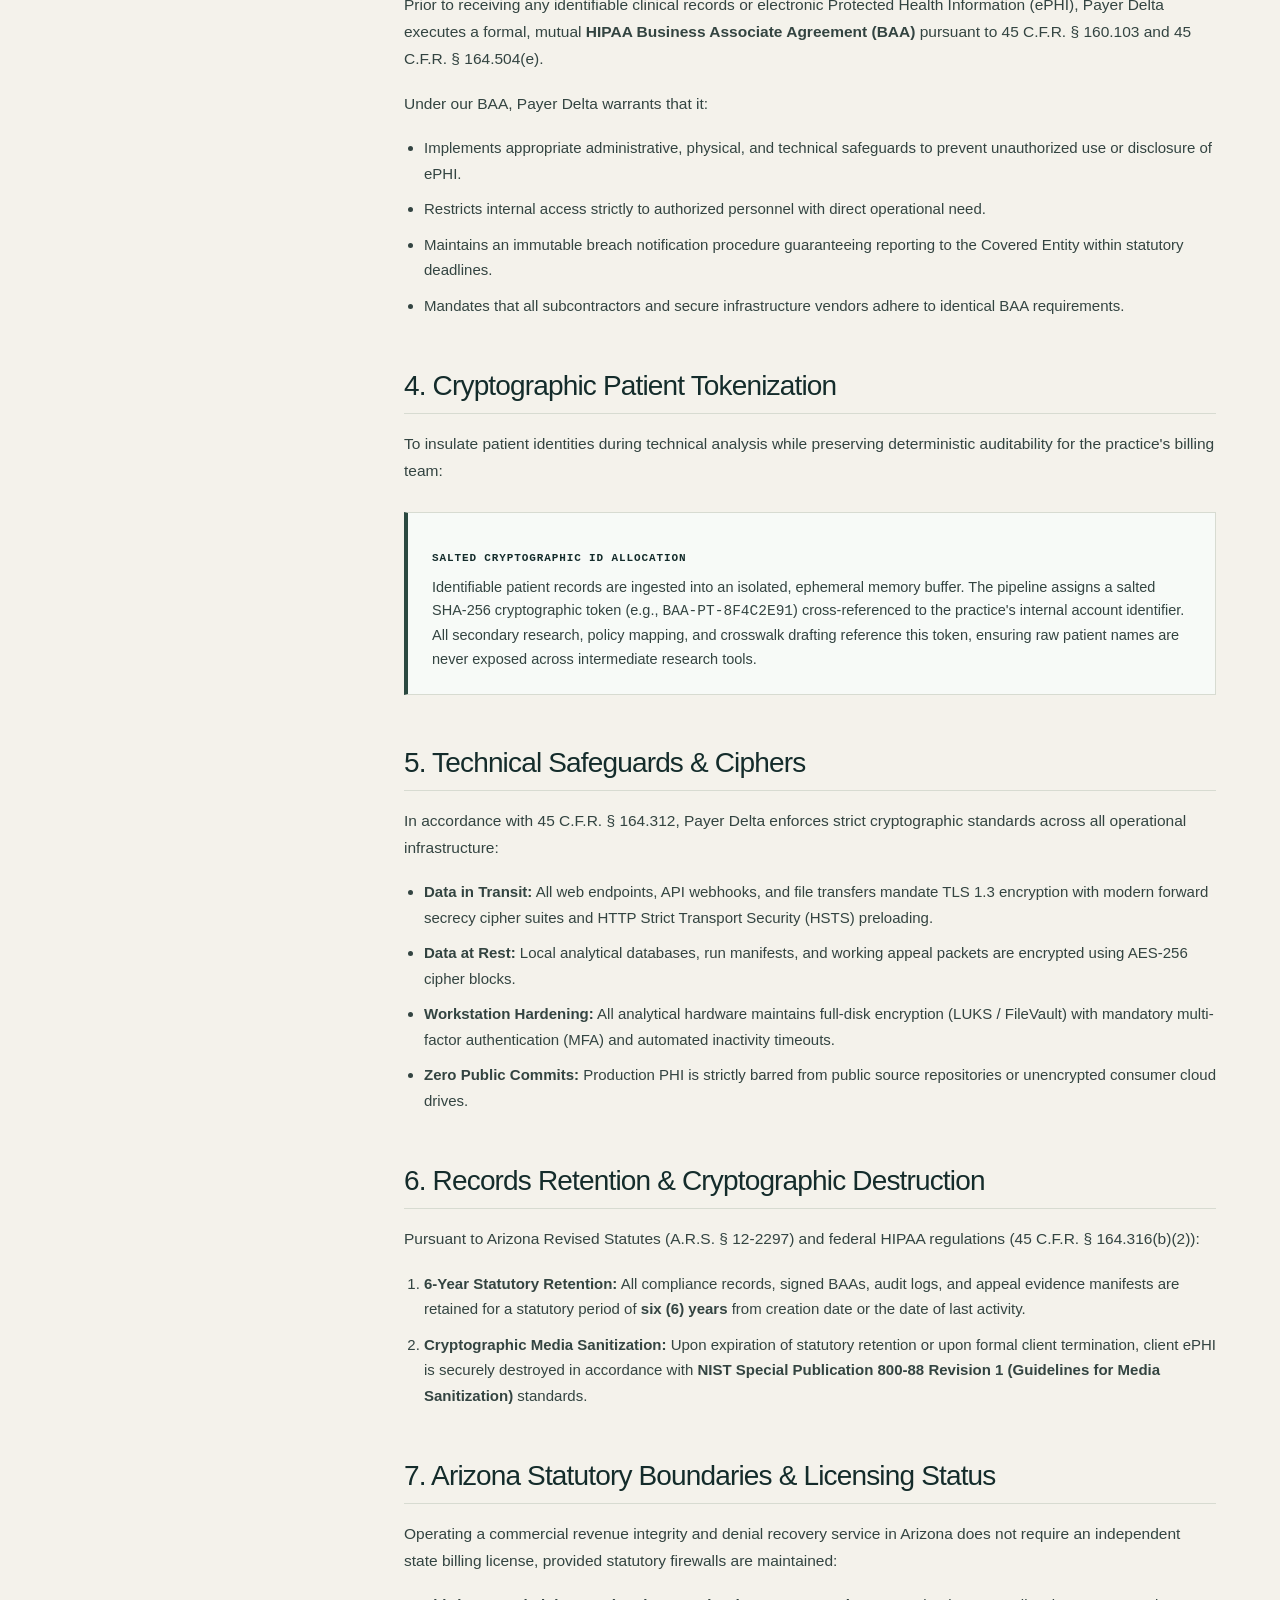
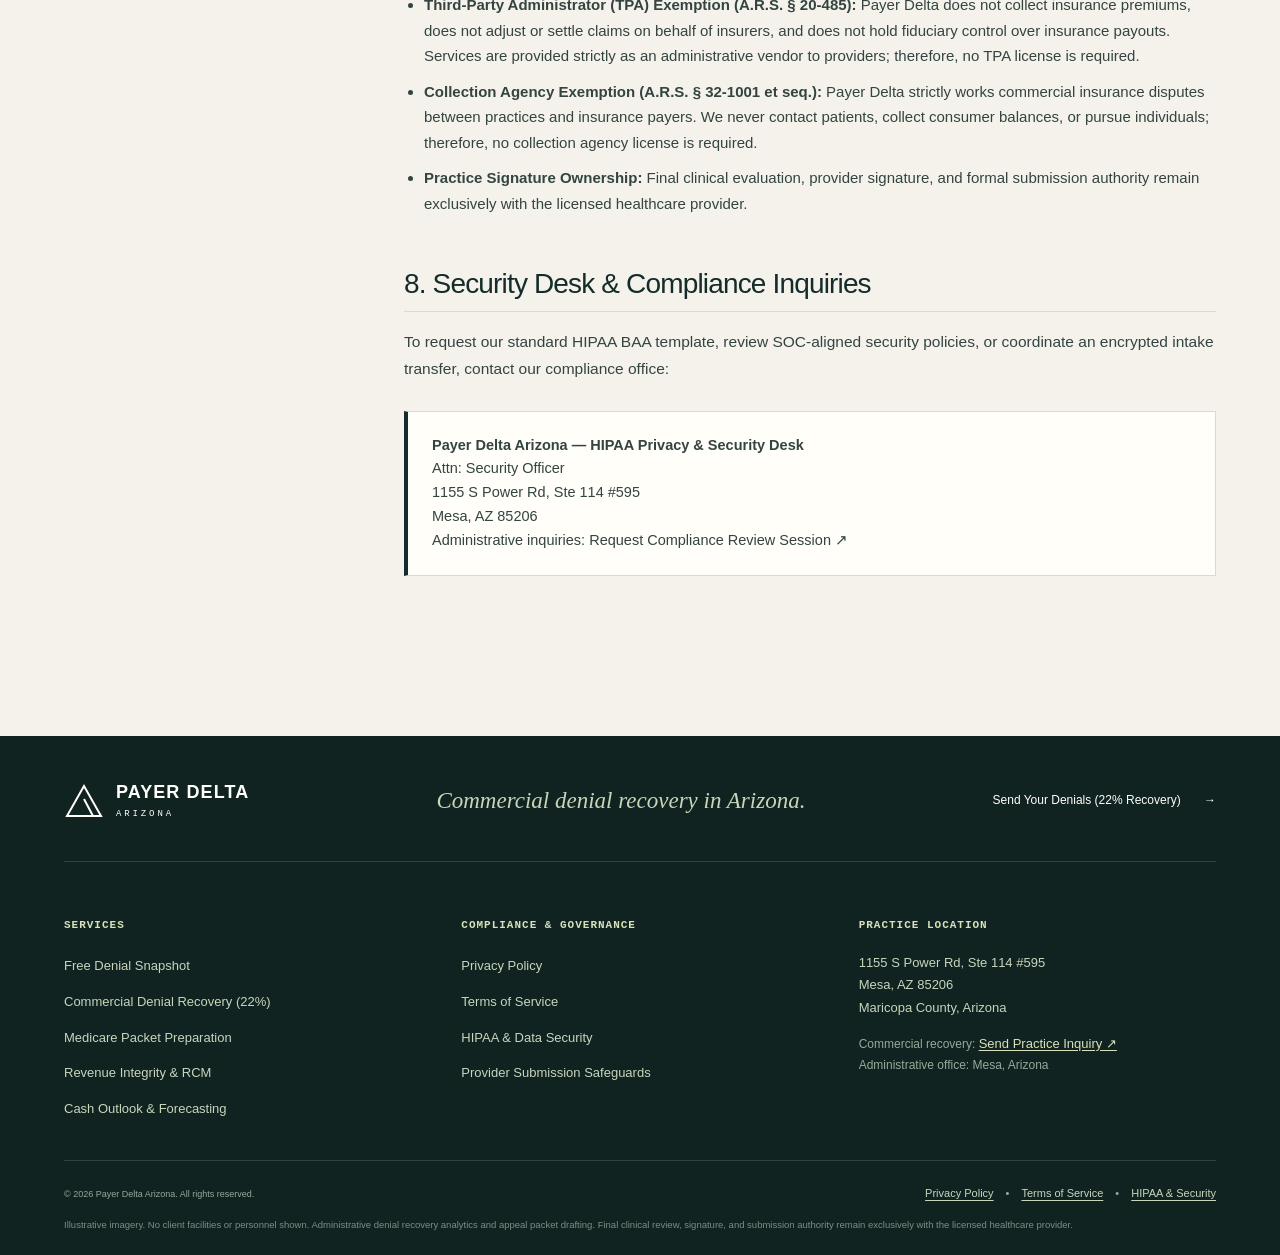
<file: hipaa-security.html>
<!doctype html>
<html lang="en">
<head>
  <meta charset="utf-8">
  <meta name="viewport" content="width=device-width, initial-scale=1">
  <meta name="theme-color" content="#142c2b">
  <title>HIPAA Compliance &amp; Data Security Protocol — Payer Delta Arizona</title>
  <meta name="description" content="Payer Delta Arizona's HIPAA compliance, dual-track data security architecture, Safe Harbor de-identification standards, and BAA protocols for specialty medical practices.">
  <link rel="canonical" href="https://payerdelta.josephjilovec.com/hipaa-security">
  <link rel="icon" href="/payer-mark.svg" type="image/svg+xml">
  <link rel="stylesheet" href="/styles.css">
  <script src="/site.js" defer></script>
</head>
<body class="legal-document">
  <a class="skip-link" href="#main">Skip to content</a>
  <svg class="svg-library" xmlns="http://www.w3.org/2000/svg" aria-hidden="true"><defs><symbol id="arrow" viewBox="0 0 24 24"><path d="M5 12h14M13 5l7 7-7 7" fill="none" stroke="currentColor" stroke-width="1.5"/></symbol><symbol id="north-east" viewBox="0 0 24 24"><path d="M6 18 18 6M6 6h12v12" fill="none" stroke="currentColor" stroke-width="1.5"/></symbol><symbol id="delta" viewBox="0 0 40 40"><path d="M20 5 37 35H3L20 5Z" fill="none" stroke="currentColor" stroke-width="2"/><path d="M20 18 29 35" fill="none" stroke="currentColor" stroke-width="2"/></symbol></defs></svg>

  <header class="site-header" id="site-header">
    <div class="header-inner">
      <a class="brand" href="/" aria-label="Payer Delta Arizona home"><svg aria-hidden="true"><use href="#delta"/></svg><span>PAYER DELTA<small>ARIZONA</small></span></a>
      <button class="menu-toggle" type="button" aria-expanded="false" aria-controls="main-nav"><span class="menu-label">Menu</span><span class="menu-lines" aria-hidden="true"></span></button>
      <nav class="main-nav" id="main-nav" aria-label="Main navigation">
        <a href="/#snapshot">Free snapshot</a><a href="/#recovery">How recovery works</a><a href="/#after-recovery">After recovery</a>
        <a class="nav-cta" href="/#start">Send Your Denials <svg aria-hidden="true"><use href="#north-east"/></svg></a>
      </nav>
    </div>
  </header>

  <main id="main">
    <section class="legal-header">
      <div class="container">
        <div class="section-label"><span class="small-cross" aria-hidden="true">+</span> HEALTHCARE DATA GOVERNANCE</div>
        <h1>HIPAA &amp; Security <em>Protocol</em></h1>
        <div class="legal-meta">
          <span>STATUTORY FRAMEWORK: 45 C.F.R. PARTS 160 &amp; 164</span>
          <span>ARIZONA LAW: A.R.S. § 12-2297</span>
          <span>DOCUMENT REF: SOP-PD-AZ-003</span>
        </div>
      </div>
    </section>

    <div class="container legal-layout">
      <aside class="legal-nav-aside" aria-label="HIPAA Security Protocol Sections">
        <h3>Contents</h3>
        <ul>
          <li><a href="#dual-track">1. Dual-Track Governance</a></li>
          <li><a href="#track-one">2. Track 1: Zero-PHI Safe Harbor</a></li>
          <li><a href="#track-two">3. Track 2: Contracted BAA Mode</a></li>
          <li><a href="#tokenization">4. Cryptographic Patient Tokenization</a></li>
          <li><a href="#encryption">5. Technical Safeguards &amp; Ciphers</a></li>
          <li><a href="#retention">6. Records Retention &amp; Destruction</a></li>
          <li><a href="#regulatory-firewalls">7. Arizona Statutory Boundaries</a></li>
          <li><a href="#security-inquiries">8. Compliance Desk Contact</a></li>
        </ul>
      </aside>

      <article class="legal-content">
        <section id="dual-track">
          <h2>1. Dual-Track Healthcare Governance Architecture</h2>
          <p>Healthcare providers operating in Arizona face rigorous compliance standards regarding patient confidentiality and protected health information (PHI). To completely eliminate regulatory friction while ensuring total data integrity, <strong>Payer Delta Arizona</strong> operates under a bifurcated <strong>Dual-Track Security Architecture</strong>:</p>

          <table class="legal-table">
            <thead>
              <tr>
                <th>Security Dimension</th>
                <th>Track 1: Zero-PHI Operating Mode</th>
                <th>Track 2: HIPAA BAA Operating Mode</th>
              </tr>
            </thead>
            <tbody>
              <tr>
                <td><strong>Primary Scope</strong></td>
                <td>Public website, exploratory inquiries, Free Denial Snapshots, preliminary feasibility.</td>
                <td>Active commercial recovery engagements, appeal packet assembly, cash forecasting.</td>
              </tr>
              <tr>
                <td><strong>Statutory Standard</strong></td>
                <td>Safe Harbor De-Identification (45 C.F.R. § 164.514(b))</td>
                <td>Full Business Associate Agreement (45 C.F.R. § 164.504(e))</td>
              </tr>
              <tr>
                <td><strong>Data Ingestion</strong></td>
                <td>Strictly scrubbed remittances (CPT/HCPCS, CARC/RARC, amounts, payer names).</td>
                <td>Encrypted ePHI transferred via verified secure encrypted channels.</td>
              </tr>
              <tr>
                <td><strong>EHR Access</strong></td>
                <td>Zero EHR or clearinghouse credentials requested or accepted.</td>
                <td>Direct integration or secure batch export under strict Role-Based Access Controls.</td>
              </tr>
              <tr>
                <td><strong>Regulatory Risk</strong></td>
                <td>Zero PHI exposure or transmission risk for prospective practices.</td>
                <td>Institutional-grade audit trails, tokenization, and statutory compliance.</td>
              </tr>
            </tbody>
          </table>
        </section>

        <section id="track-one">
          <h2>2. Track 1: Zero-PHI Safe Harbor Operating Mode</h2>
          <p>Used exclusively for initial consultations and complimentary 1-page S2 Denial Snapshots. This mode allows practices to evaluate recovery yield without executing legal agreements upfront:</p>
          <div class="legal-callout warning">
            <h4>Mandatory 18 HIPAA Identifiers Scrubbing</h4>
            <p>Prior to ingestion in Track 1, all 18 personal identifiers defined under 45 C.F.R. § 164.514(b) must be scrubbed: patient names, geographical subdivisions (addresses, ZIP codes), all dates directly related to the individual (birth dates, admission dates), contact details (phone, email, fax), Social Security Numbers, Medical Record Numbers, Health Plan Beneficiary Numbers, account numbers, and biometric identifiers.</p>
          </div>
          <p>Only non-clinical transactional fields are analyzed: procedure codes, denial remark codes, billed charges, allowed amounts, and payer identification.</p>
        </section>

        <section id="track-two">
          <h2>3. Track 2: HIPAA BAA Operating Mode (Active Clients)</h2>
          <p>Prior to receiving any identifiable clinical records or electronic Protected Health Information (ePHI), Payer Delta executes a formal, mutual <strong>HIPAA Business Associate Agreement (BAA)</strong> pursuant to 45 C.F.R. § 160.103 and 45 C.F.R. § 164.504(e).</p>
          <p>Under our BAA, Payer Delta warrants that it:</p>
          <ul>
            <li>Implements appropriate administrative, physical, and technical safeguards to prevent unauthorized use or disclosure of ePHI.</li>
            <li>Restricts internal access strictly to authorized personnel with direct operational need.</li>
            <li>Maintains an immutable breach notification procedure guaranteeing reporting to the Covered Entity within statutory deadlines.</li>
            <li>Mandates that all subcontractors and secure infrastructure vendors adhere to identical BAA requirements.</li>
          </ul>
        </section>

        <section id="tokenization">
          <h2>4. Cryptographic Patient Tokenization</h2>
          <p>To insulate patient identities during technical analysis while preserving deterministic auditability for the practice's billing team:</p>
          <div class="legal-callout security">
            <h4>Salted Cryptographic ID Allocation</h4>
            <p>Identifiable patient records are ingested into an isolated, ephemeral memory buffer. The pipeline assigns a salted SHA-256 cryptographic token (e.g., <code>BAA-PT-8F4C2E91</code>) cross-referenced to the practice's internal account identifier. All secondary research, policy mapping, and crosswalk drafting reference this token, ensuring raw patient names are never exposed across intermediate research tools.</p>
          </div>
        </section>

        <section id="encryption">
          <h2>5. Technical Safeguards &amp; Ciphers</h2>
          <p>In accordance with 45 C.F.R. § 164.312, Payer Delta enforces strict cryptographic standards across all operational infrastructure:</p>
          <ul>
            <li><strong>Data in Transit:</strong> All web endpoints, API webhooks, and file transfers mandate TLS 1.3 encryption with modern forward secrecy cipher suites and HTTP Strict Transport Security (HSTS) preloading.</li>
            <li><strong>Data at Rest:</strong> Local analytical databases, run manifests, and working appeal packets are encrypted using AES-256 cipher blocks.</li>
            <li><strong>Workstation Hardening:</strong> All analytical hardware maintains full-disk encryption (LUKS / FileVault) with mandatory multi-factor authentication (MFA) and automated inactivity timeouts.</li>
            <li><strong>Zero Public Commits:</strong> Production PHI is strictly barred from public source repositories or unencrypted consumer cloud drives.</li>
          </ul>
        </section>

        <section id="retention">
          <h2>6. Records Retention &amp; Cryptographic Destruction</h2>
          <p>Pursuant to Arizona Revised Statutes (A.R.S. § 12-2297) and federal HIPAA regulations (45 C.F.R. § 164.316(b)(2)):</p>
          <ol>
            <li><strong>6-Year Statutory Retention:</strong> All compliance records, signed BAAs, audit logs, and appeal evidence manifests are retained for a statutory period of <strong>six (6) years</strong> from creation date or the date of last activity.</li>
            <li><strong>Cryptographic Media Sanitization:</strong> Upon expiration of statutory retention or upon formal client termination, client ePHI is securely destroyed in accordance with <strong>NIST Special Publication 800-88 Revision 1 (Guidelines for Media Sanitization)</strong> standards.</li>
          </ol>
        </section>

        <section id="regulatory-firewalls">
          <h2>7. Arizona Statutory Boundaries &amp; Licensing Status</h2>
          <p>Operating a commercial revenue integrity and denial recovery service in Arizona does not require an independent state billing license, provided statutory firewalls are maintained:</p>
          <ul>
            <li><strong>Third-Party Administrator (TPA) Exemption (A.R.S. § 20-485):</strong> Payer Delta does not collect insurance premiums, does not adjust or settle claims on behalf of insurers, and does not hold fiduciary control over insurance payouts. Services are provided strictly as an administrative vendor to providers; therefore, no TPA license is required.</li>
            <li><strong>Collection Agency Exemption (A.R.S. § 32-1001 et seq.):</strong> Payer Delta strictly works commercial insurance disputes between practices and insurance payers. We never contact patients, collect consumer balances, or pursue individuals; therefore, no collection agency license is required.</li>
            <li><strong>Practice Signature Ownership:</strong> Final clinical evaluation, provider signature, and formal submission authority remain exclusively with the licensed healthcare provider.</li>
          </ul>
        </section>

        <section id="security-inquiries">
          <h2>8. Security Desk &amp; Compliance Inquiries</h2>
          <p>To request our standard HIPAA BAA template, review SOC-aligned security policies, or coordinate an encrypted intake transfer, contact our compliance office:</p>
          <div class="legal-callout">
            <p><strong>Payer Delta Arizona — HIPAA Privacy &amp; Security Desk</strong><br>
            Attn: Security Officer<br>
            1155 S Power Rd, Ste 114 #595<br>
            Mesa, AZ 85206<br>
            Administrative inquiries: <a href="https://calendar.app.google/TqcgNrw1Q7ddAnTF8" target="_blank" rel="noopener noreferrer">Request Compliance Review Session ↗</a></p>
          </div>
        </section>
      </article>
    </div>
  </main>

  <footer class="site-footer">
    <div class="container">
      <div class="footer-top">
        <a class="brand" href="/" aria-label="Payer Delta Arizona home"><svg aria-hidden="true"><use href="#delta"/></svg><span>PAYER DELTA<small>ARIZONA</small></span></a>
        <p>Commercial denial recovery in Arizona.</p>
        <a class="footer-contact" href="/#start">Send Your Denials (22% Recovery) <span aria-hidden="true">→</span></a>
      </div>

      <div class="footer-middle">
        <div class="footer-col">
          <h4>Services</h4>
          <ul>
            <li><a href="/#snapshot">Free Denial Snapshot</a></li>
            <li><a href="/#recovery">Commercial Denial Recovery (22%)</a></li>
            <li><a href="/#pricing">Medicare Packet Preparation</a></li>
            <li><a href="/#after-recovery">Revenue Integrity &amp; RCM</a></li>
            <li><a href="/#forecasting">Cash Outlook &amp; Forecasting</a></li>
          </ul>
        </div>
        <div class="footer-col">
          <h4>Compliance &amp; Governance</h4>
          <ul>
            <li><a href="/privacy">Privacy Policy</a></li>
            <li><a href="/terms">Terms of Service</a></li>
            <li><a href="/hipaa-security">HIPAA &amp; Data Security</a></li>
            <li><a href="/#faq">Provider Submission Safeguards</a></li>
          </ul>
        </div>
        <div class="footer-col">
          <h4>Practice Location</h4>
          <p class="footer-address">
            1155 S Power Rd, Ste 114 #595<br>
            Mesa, AZ 85206<br>
            Maricopa County, Arizona
          </p>
          <p class="footer-contact-info">
            Commercial recovery: <a href="/#start">Send Practice Inquiry ↗</a><br>
            Administrative office: Mesa, Arizona
          </p>
        </div>
      </div>

      <div class="footer-bottom">
        <span>&copy; 2026 Payer Delta Arizona. All rights reserved.</span>
        <div class="footer-legal-links">
          <a href="/privacy">Privacy Policy</a>
          <span aria-hidden="true">&bull;</span>
          <a href="/terms">Terms of Service</a>
          <span aria-hidden="true">&bull;</span>
          <a href="/hipaa-security">HIPAA &amp; Security</a>
        </div>
      </div>
      <span class="footer-disclaimer">Illustrative imagery. No client facilities or personnel shown. Administrative denial recovery analytics and appeal packet drafting. Final clinical review, signature, and submission authority remain exclusively with the licensed healthcare provider.</span>
    </div>
  </footer>
</body>
</html>
</file>
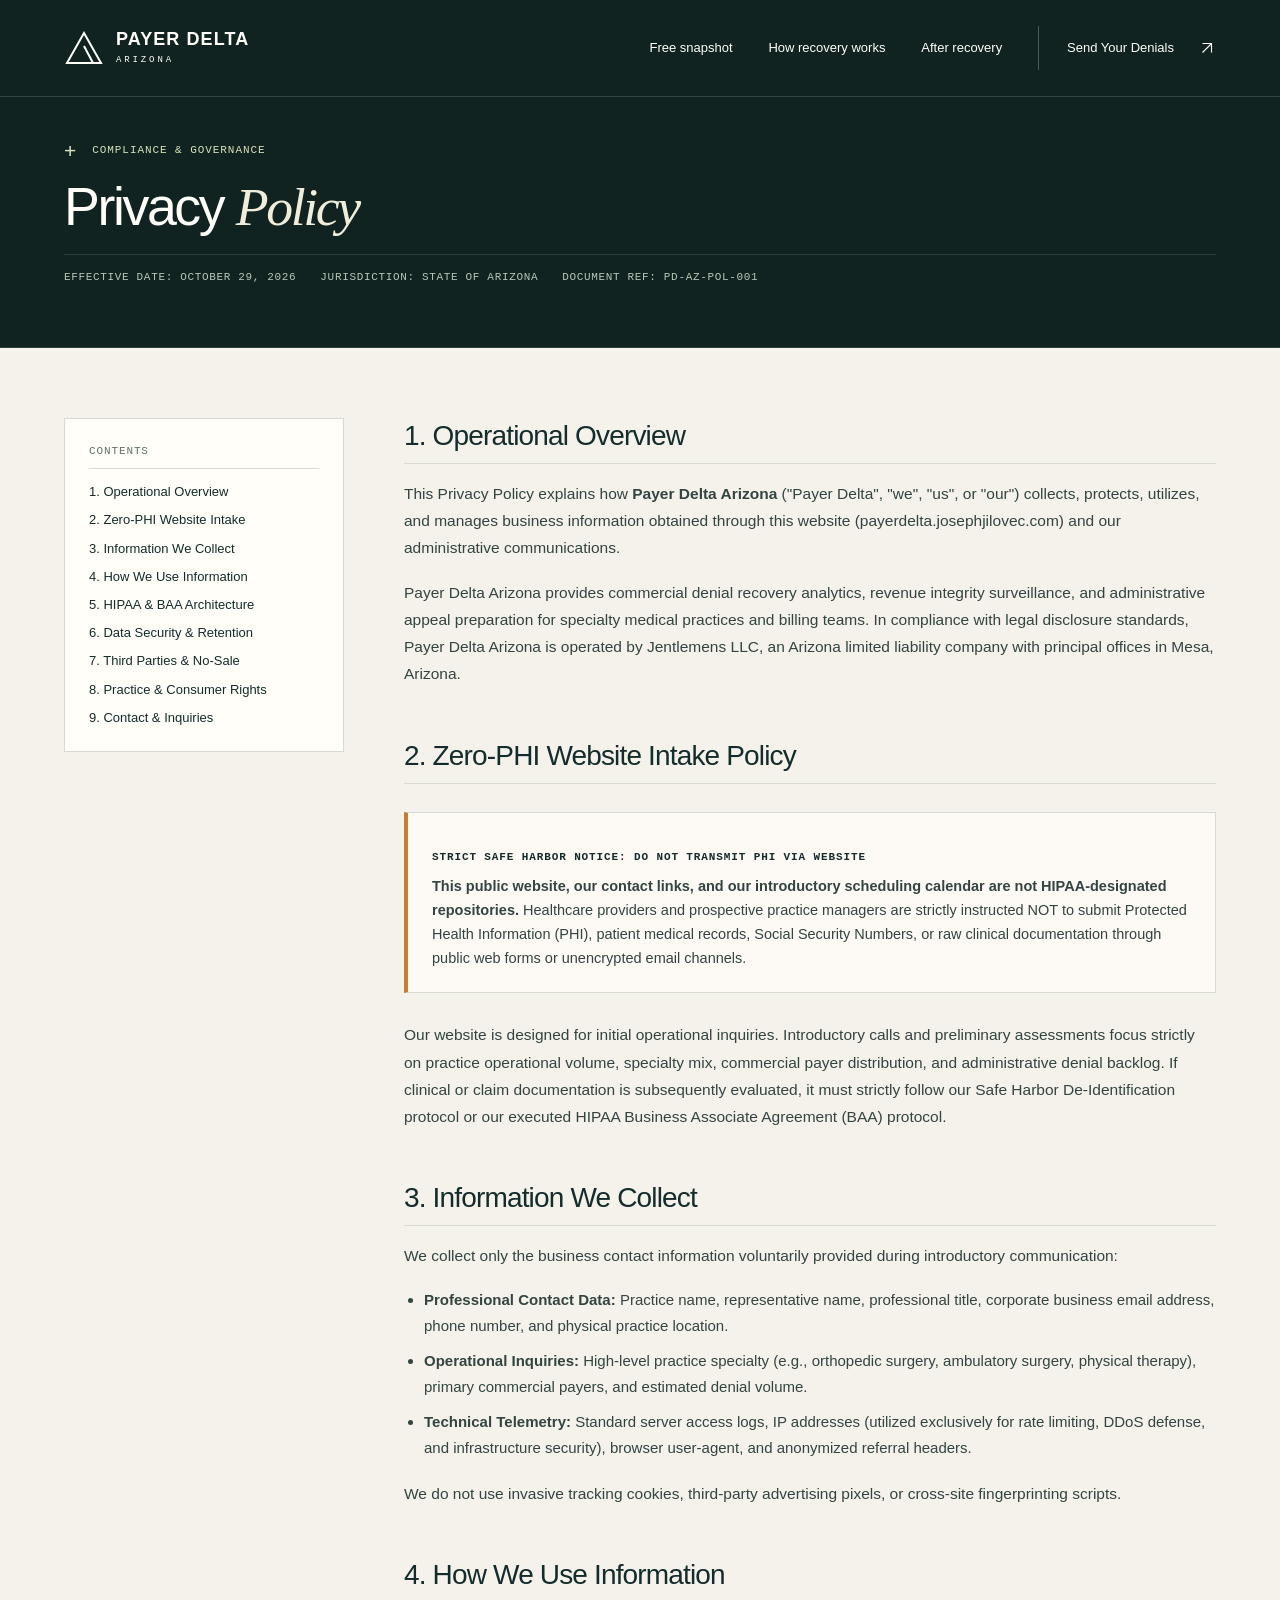
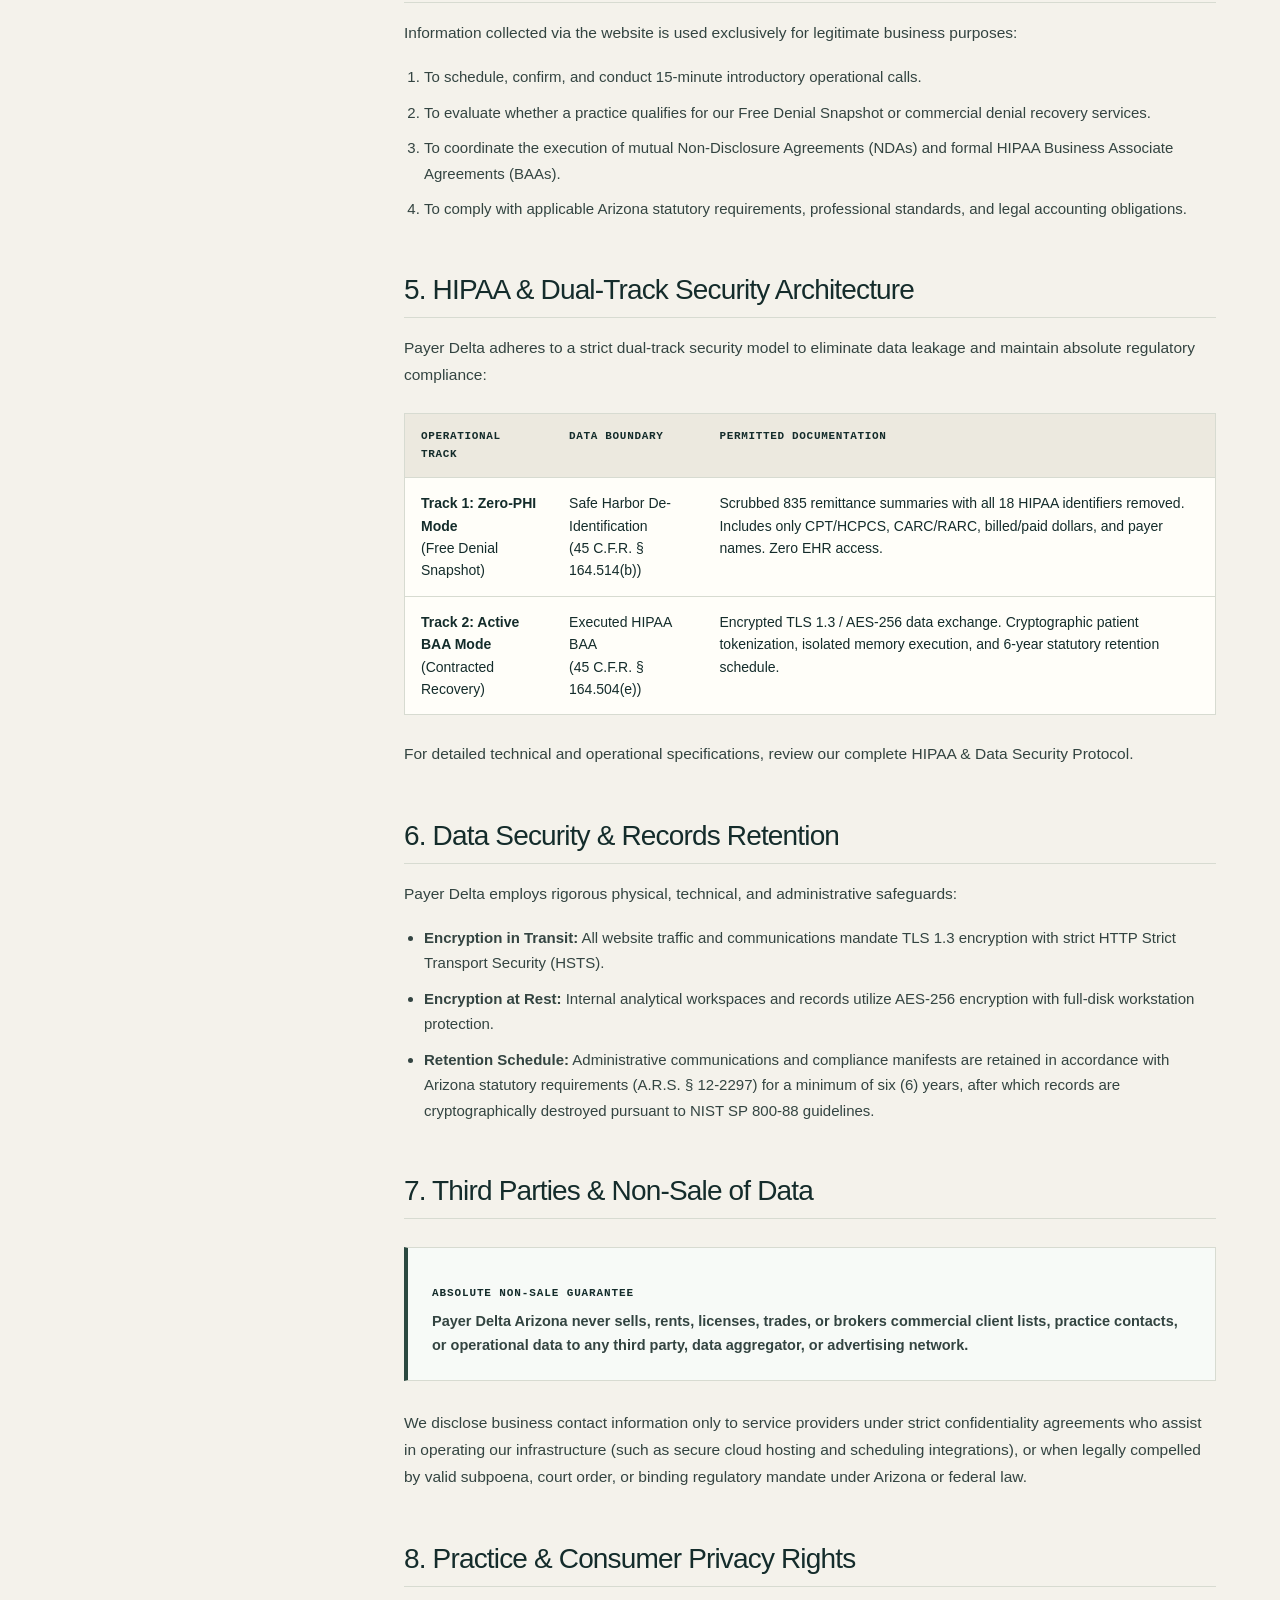
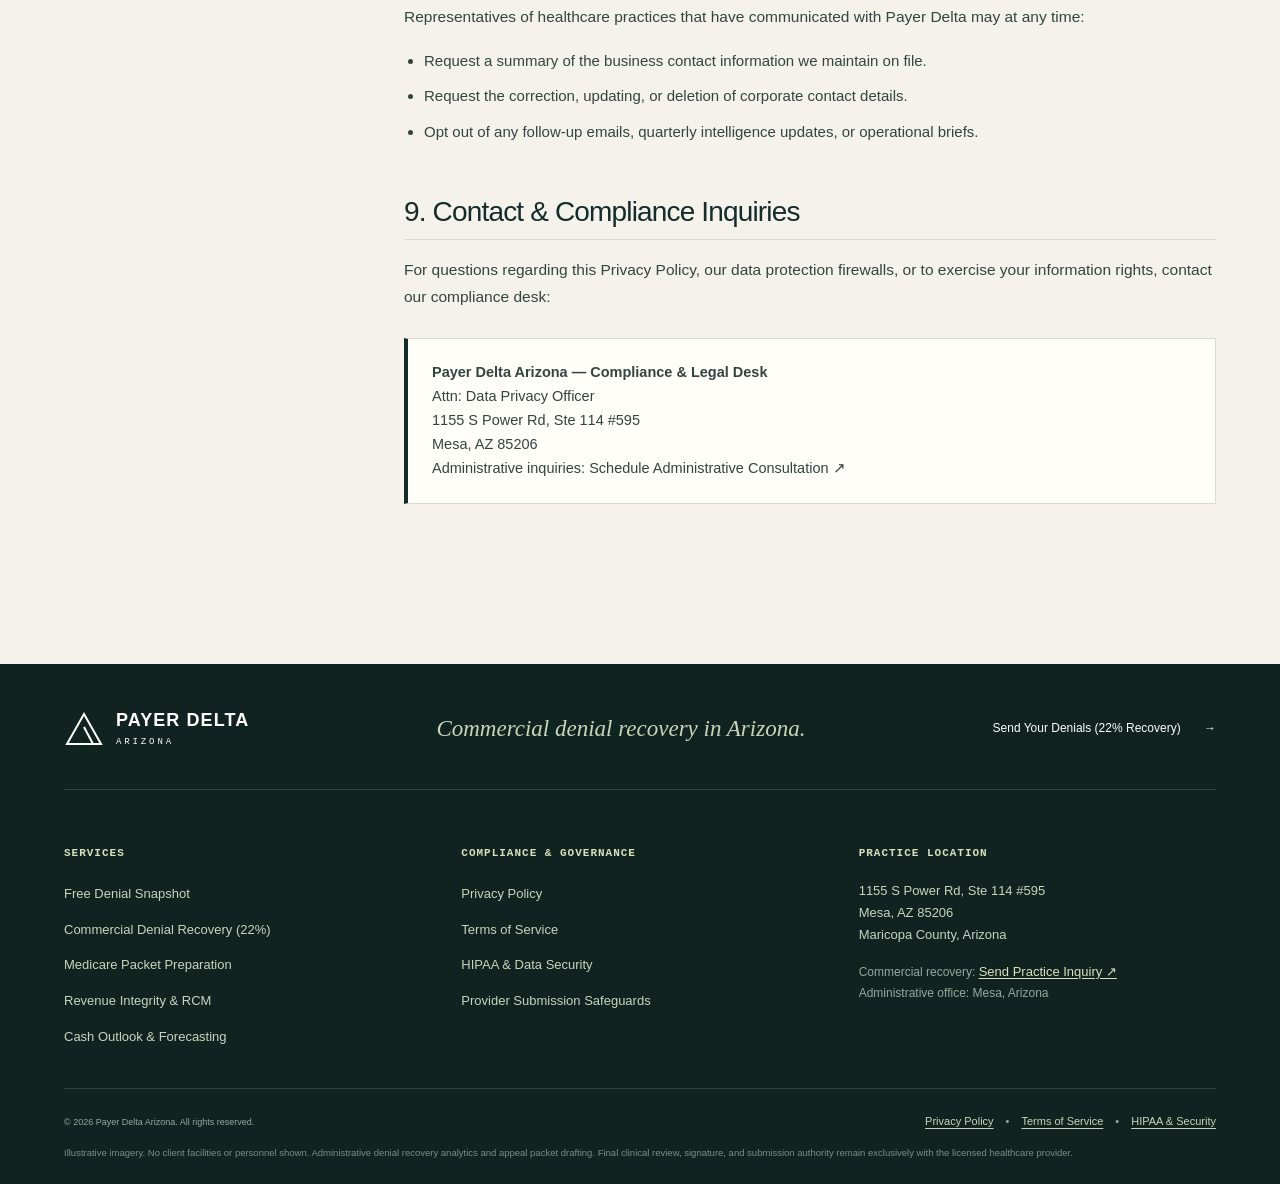
<file: privacy.html>
<!doctype html>
<html lang="en">
<head>
  <meta charset="utf-8">
  <meta name="viewport" content="width=device-width, initial-scale=1">
  <meta name="theme-color" content="#142c2b">
  <title>Privacy Policy — Payer Delta Arizona</title>
  <meta name="description" content="Privacy Policy for Payer Delta Arizona. Review our data protection practices, zero-PHI web intake boundaries, and Safe Harbor de-identification standards.">
  <link rel="canonical" href="https://payerdelta.josephjilovec.com/privacy">
  <link rel="icon" href="/payer-mark.svg" type="image/svg+xml">
  <link rel="stylesheet" href="/styles.css">
  <script src="/site.js" defer></script>
</head>
<body class="legal-document">
  <a class="skip-link" href="#main">Skip to content</a>
  <svg class="svg-library" xmlns="http://www.w3.org/2000/svg" aria-hidden="true"><defs><symbol id="arrow" viewBox="0 0 24 24"><path d="M5 12h14M13 5l7 7-7 7" fill="none" stroke="currentColor" stroke-width="1.5"/></symbol><symbol id="north-east" viewBox="0 0 24 24"><path d="M6 18 18 6M6 6h12v12" fill="none" stroke="currentColor" stroke-width="1.5"/></symbol><symbol id="delta" viewBox="0 0 40 40"><path d="M20 5 37 35H3L20 5Z" fill="none" stroke="currentColor" stroke-width="2"/><path d="M20 18 29 35" fill="none" stroke="currentColor" stroke-width="2"/></symbol></defs></svg>

  <header class="site-header" id="site-header">
    <div class="header-inner">
      <a class="brand" href="/" aria-label="Payer Delta Arizona home"><svg aria-hidden="true"><use href="#delta"/></svg><span>PAYER DELTA<small>ARIZONA</small></span></a>
      <button class="menu-toggle" type="button" aria-expanded="false" aria-controls="main-nav"><span class="menu-label">Menu</span><span class="menu-lines" aria-hidden="true"></span></button>
      <nav class="main-nav" id="main-nav" aria-label="Main navigation">
        <a href="/#snapshot">Free snapshot</a><a href="/#recovery">How recovery works</a><a href="/#after-recovery">After recovery</a>
        <a class="nav-cta" href="/#start">Send Your Denials <svg aria-hidden="true"><use href="#north-east"/></svg></a>
      </nav>
    </div>
  </header>

  <main id="main">
    <section class="legal-header">
      <div class="container">
        <div class="section-label"><span class="small-cross" aria-hidden="true">+</span> COMPLIANCE &amp; GOVERNANCE</div>
        <h1>Privacy <em>Policy</em></h1>
        <div class="legal-meta">
          <span>EFFECTIVE DATE: OCTOBER 29, 2026</span>
          <span>JURISDICTION: STATE OF ARIZONA</span>
          <span>DOCUMENT REF: PD-AZ-POL-001</span>
        </div>
      </div>
    </section>

    <div class="container legal-layout">
      <aside class="legal-nav-aside" aria-label="Privacy Policy Sections">
        <h3>Contents</h3>
        <ul>
          <li><a href="#overview">1. Operational Overview</a></li>
          <li><a href="#zero-phi">2. Zero-PHI Website Intake</a></li>
          <li><a href="#information-collected">3. Information We Collect</a></li>
          <li><a href="#how-we-use">4. How We Use Information</a></li>
          <li><a href="#hipaa-alignment">5. HIPAA &amp; BAA Architecture</a></li>
          <li><a href="#data-protection">6. Data Security &amp; Retention</a></li>
          <li><a href="#third-parties">7. Third Parties &amp; No-Sale</a></li>
          <li><a href="#rights">8. Practice &amp; Consumer Rights</a></li>
          <li><a href="#contact-privacy">9. Contact &amp; Inquiries</a></li>
        </ul>
      </aside>

      <article class="legal-content">
        <section id="overview">
          <h2>1. Operational Overview</h2>
          <p>This Privacy Policy explains how <strong>Payer Delta Arizona</strong> ("Payer Delta", "we", "us", or "our") collects, protects, utilizes, and manages business information obtained through this website (<a href="https://payerdelta.josephjilovec.com/">payerdelta.josephjilovec.com</a>) and our administrative communications.</p>
          <p>Payer Delta Arizona provides commercial denial recovery analytics, revenue integrity surveillance, and administrative appeal preparation for specialty medical practices and billing teams. In compliance with legal disclosure standards, Payer Delta Arizona is operated by Jentlemens LLC, an Arizona limited liability company with principal offices in Mesa, Arizona.</p>
        </section>

        <section id="zero-phi">
          <h2>2. Zero-PHI Website Intake Policy</h2>
          <div class="legal-callout warning">
            <h4>Strict Safe Harbor Notice: Do Not Transmit PHI Via Website</h4>
            <p><strong>This public website, our contact links, and our introductory scheduling calendar are not HIPAA-designated repositories.</strong> Healthcare providers and prospective practice managers are strictly instructed NOT to submit Protected Health Information (PHI), patient medical records, Social Security Numbers, or raw clinical documentation through public web forms or unencrypted email channels.</p>
          </div>
          <p>Our website is designed for initial operational inquiries. Introductory calls and preliminary assessments focus strictly on practice operational volume, specialty mix, commercial payer distribution, and administrative denial backlog. If clinical or claim documentation is subsequently evaluated, it must strictly follow our Safe Harbor De-Identification protocol or our executed HIPAA Business Associate Agreement (BAA) protocol.</p>
        </section>

        <section id="information-collected">
          <h2>3. Information We Collect</h2>
          <p>We collect only the business contact information voluntarily provided during introductory communication:</p>
          <ul>
            <li><strong>Professional Contact Data:</strong> Practice name, representative name, professional title, corporate business email address, phone number, and physical practice location.</li>
            <li><strong>Operational Inquiries:</strong> High-level practice specialty (e.g., orthopedic surgery, ambulatory surgery, physical therapy), primary commercial payers, and estimated denial volume.</li>
            <li><strong>Technical Telemetry:</strong> Standard server access logs, IP addresses (utilized exclusively for rate limiting, DDoS defense, and infrastructure security), browser user-agent, and anonymized referral headers.</li>
          </ul>
          <p>We do not use invasive tracking cookies, third-party advertising pixels, or cross-site fingerprinting scripts.</p>
        </section>

        <section id="how-we-use">
          <h2>4. How We Use Information</h2>
          <p>Information collected via the website is used exclusively for legitimate business purposes:</p>
          <ol>
            <li>To schedule, confirm, and conduct 15-minute introductory operational calls.</li>
            <li>To evaluate whether a practice qualifies for our Free Denial Snapshot or commercial denial recovery services.</li>
            <li>To coordinate the execution of mutual Non-Disclosure Agreements (NDAs) and formal HIPAA Business Associate Agreements (BAAs).</li>
            <li>To comply with applicable Arizona statutory requirements, professional standards, and legal accounting obligations.</li>
          </ol>
        </section>

        <section id="hipaa-alignment">
          <h2>5. HIPAA &amp; Dual-Track Security Architecture</h2>
          <p>Payer Delta adheres to a strict dual-track security model to eliminate data leakage and maintain absolute regulatory compliance:</p>
          <table class="legal-table">
            <thead>
              <tr>
                <th>Operational Track</th>
                <th>Data Boundary</th>
                <th>Permitted Documentation</th>
              </tr>
            </thead>
            <tbody>
              <tr>
                <td><strong>Track 1: Zero-PHI Mode</strong><br>(Free Denial Snapshot)</td>
                <td>Safe Harbor De-Identification<br>(45 C.F.R. § 164.514(b))</td>
                <td>Scrubbed 835 remittance summaries with all 18 HIPAA identifiers removed. Includes only CPT/HCPCS, CARC/RARC, billed/paid dollars, and payer names. Zero EHR access.</td>
              </tr>
              <tr>
                <td><strong>Track 2: Active BAA Mode</strong><br>(Contracted Recovery)</td>
                <td>Executed HIPAA BAA<br>(45 C.F.R. § 164.504(e))</td>
                <td>Encrypted TLS 1.3 / AES-256 data exchange. Cryptographic patient tokenization, isolated memory execution, and 6-year statutory retention schedule.</td>
              </tr>
            </tbody>
          </table>
          <p>For detailed technical and operational specifications, review our complete <a href="/hipaa-security">HIPAA &amp; Data Security Protocol</a>.</p>
        </section>

        <section id="data-protection">
          <h2>6. Data Security &amp; Records Retention</h2>
          <p>Payer Delta employs rigorous physical, technical, and administrative safeguards:</p>
          <ul>
            <li><strong>Encryption in Transit:</strong> All website traffic and communications mandate TLS 1.3 encryption with strict HTTP Strict Transport Security (HSTS).</li>
            <li><strong>Encryption at Rest:</strong> Internal analytical workspaces and records utilize AES-256 encryption with full-disk workstation protection.</li>
            <li><strong>Retention Schedule:</strong> Administrative communications and compliance manifests are retained in accordance with Arizona statutory requirements (A.R.S. § 12-2297) for a minimum of six (6) years, after which records are cryptographically destroyed pursuant to NIST SP 800-88 guidelines.</li>
          </ul>
        </section>

        <section id="third-parties">
          <h2>7. Third Parties &amp; Non-Sale of Data</h2>
          <div class="legal-callout security">
            <h4>Absolute Non-Sale Guarantee</h4>
            <p><strong>Payer Delta Arizona never sells, rents, licenses, trades, or brokers commercial client lists, practice contacts, or operational data to any third party, data aggregator, or advertising network.</strong></p>
          </div>
          <p>We disclose business contact information only to service providers under strict confidentiality agreements who assist in operating our infrastructure (such as secure cloud hosting and scheduling integrations), or when legally compelled by valid subpoena, court order, or binding regulatory mandate under Arizona or federal law.</p>
        </section>

        <section id="rights">
          <h2>8. Practice &amp; Consumer Privacy Rights</h2>
          <p>Representatives of healthcare practices that have communicated with Payer Delta may at any time:</p>
          <ul>
            <li>Request a summary of the business contact information we maintain on file.</li>
            <li>Request the correction, updating, or deletion of corporate contact details.</li>
            <li>Opt out of any follow-up emails, quarterly intelligence updates, or operational briefs.</li>
          </ul>
        </section>

        <section id="contact-privacy">
          <h2>9. Contact &amp; Compliance Inquiries</h2>
          <p>For questions regarding this Privacy Policy, our data protection firewalls, or to exercise your information rights, contact our compliance desk:</p>
          <div class="legal-callout">
            <p><strong>Payer Delta Arizona — Compliance &amp; Legal Desk</strong><br>
            Attn: Data Privacy Officer<br>
            1155 S Power Rd, Ste 114 #595<br>
            Mesa, AZ 85206<br>
            Administrative inquiries: <a href="https://calendar.app.google/TqcgNrw1Q7ddAnTF8" target="_blank" rel="noopener noreferrer">Schedule Administrative Consultation ↗</a></p>
          </div>
        </section>
      </article>
    </div>
  </main>

  <footer class="site-footer">
    <div class="container">
      <div class="footer-top">
        <a class="brand" href="/" aria-label="Payer Delta Arizona home"><svg aria-hidden="true"><use href="#delta"/></svg><span>PAYER DELTA<small>ARIZONA</small></span></a>
        <p>Commercial denial recovery in Arizona.</p>
        <a class="footer-contact" href="/#start">Send Your Denials (22% Recovery) <span aria-hidden="true">→</span></a>
      </div>

      <div class="footer-middle">
        <div class="footer-col">
          <h4>Services</h4>
          <ul>
            <li><a href="/#snapshot">Free Denial Snapshot</a></li>
            <li><a href="/#recovery">Commercial Denial Recovery (22%)</a></li>
            <li><a href="/#pricing">Medicare Packet Preparation</a></li>
            <li><a href="/#after-recovery">Revenue Integrity &amp; RCM</a></li>
            <li><a href="/#forecasting">Cash Outlook &amp; Forecasting</a></li>
          </ul>
        </div>
        <div class="footer-col">
          <h4>Compliance &amp; Governance</h4>
          <ul>
            <li><a href="/privacy">Privacy Policy</a></li>
            <li><a href="/terms">Terms of Service</a></li>
            <li><a href="/hipaa-security">HIPAA &amp; Data Security</a></li>
            <li><a href="/#faq">Provider Submission Safeguards</a></li>
          </ul>
        </div>
        <div class="footer-col">
          <h4>Practice Location</h4>
          <p class="footer-address">
            1155 S Power Rd, Ste 114 #595<br>
            Mesa, AZ 85206<br>
            Maricopa County, Arizona
          </p>
          <p class="footer-contact-info">
            Commercial recovery: <a href="/#start">Send Practice Inquiry ↗</a><br>
            Administrative office: Mesa, Arizona
          </p>
        </div>
      </div>

      <div class="footer-bottom">
        <span>&copy; 2026 Payer Delta Arizona. All rights reserved.</span>
        <div class="footer-legal-links">
          <a href="/privacy">Privacy Policy</a>
          <span aria-hidden="true">&bull;</span>
          <a href="/terms">Terms of Service</a>
          <span aria-hidden="true">&bull;</span>
          <a href="/hipaa-security">HIPAA &amp; Security</a>
        </div>
      </div>
      <span class="footer-disclaimer">Illustrative imagery. No client facilities or personnel shown. Administrative denial recovery analytics and appeal packet drafting. Final clinical review, signature, and submission authority remain exclusively with the licensed healthcare provider.</span>
    </div>
  </footer>
</body>
</html>
</file>
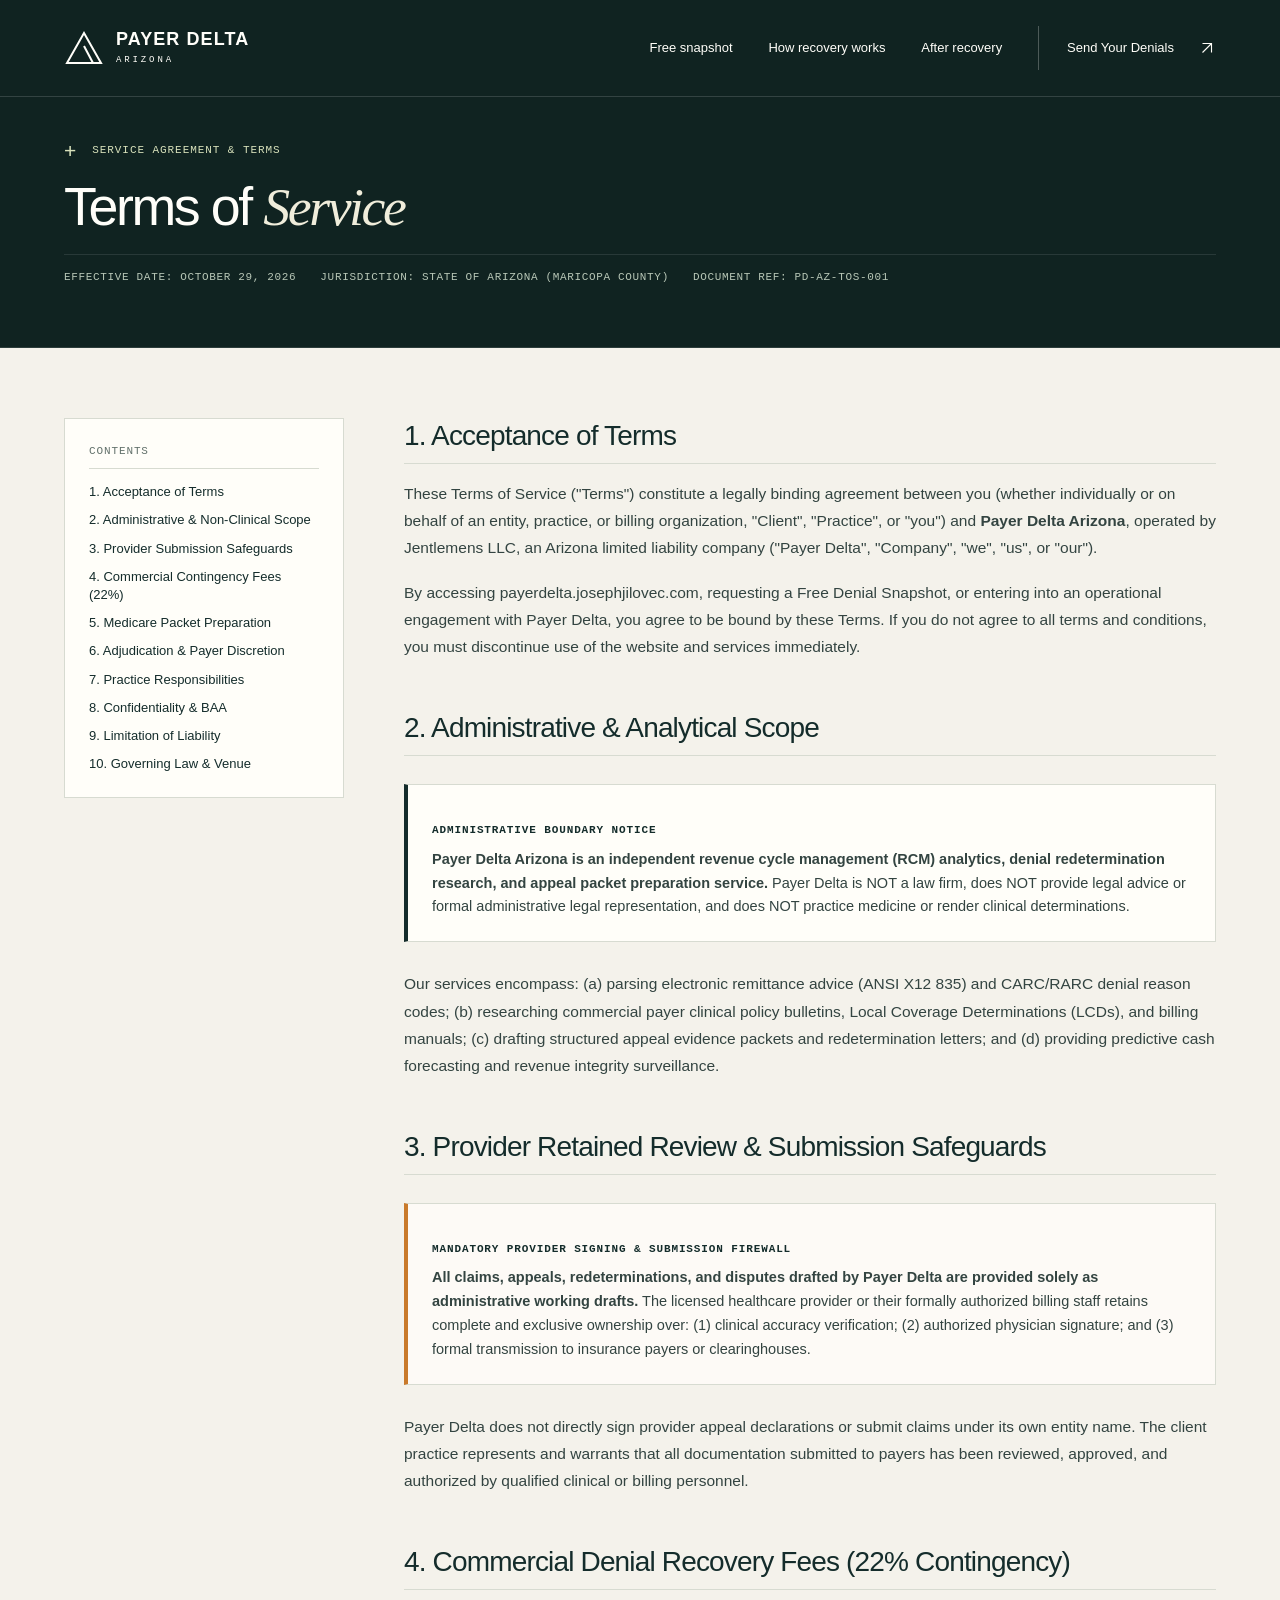
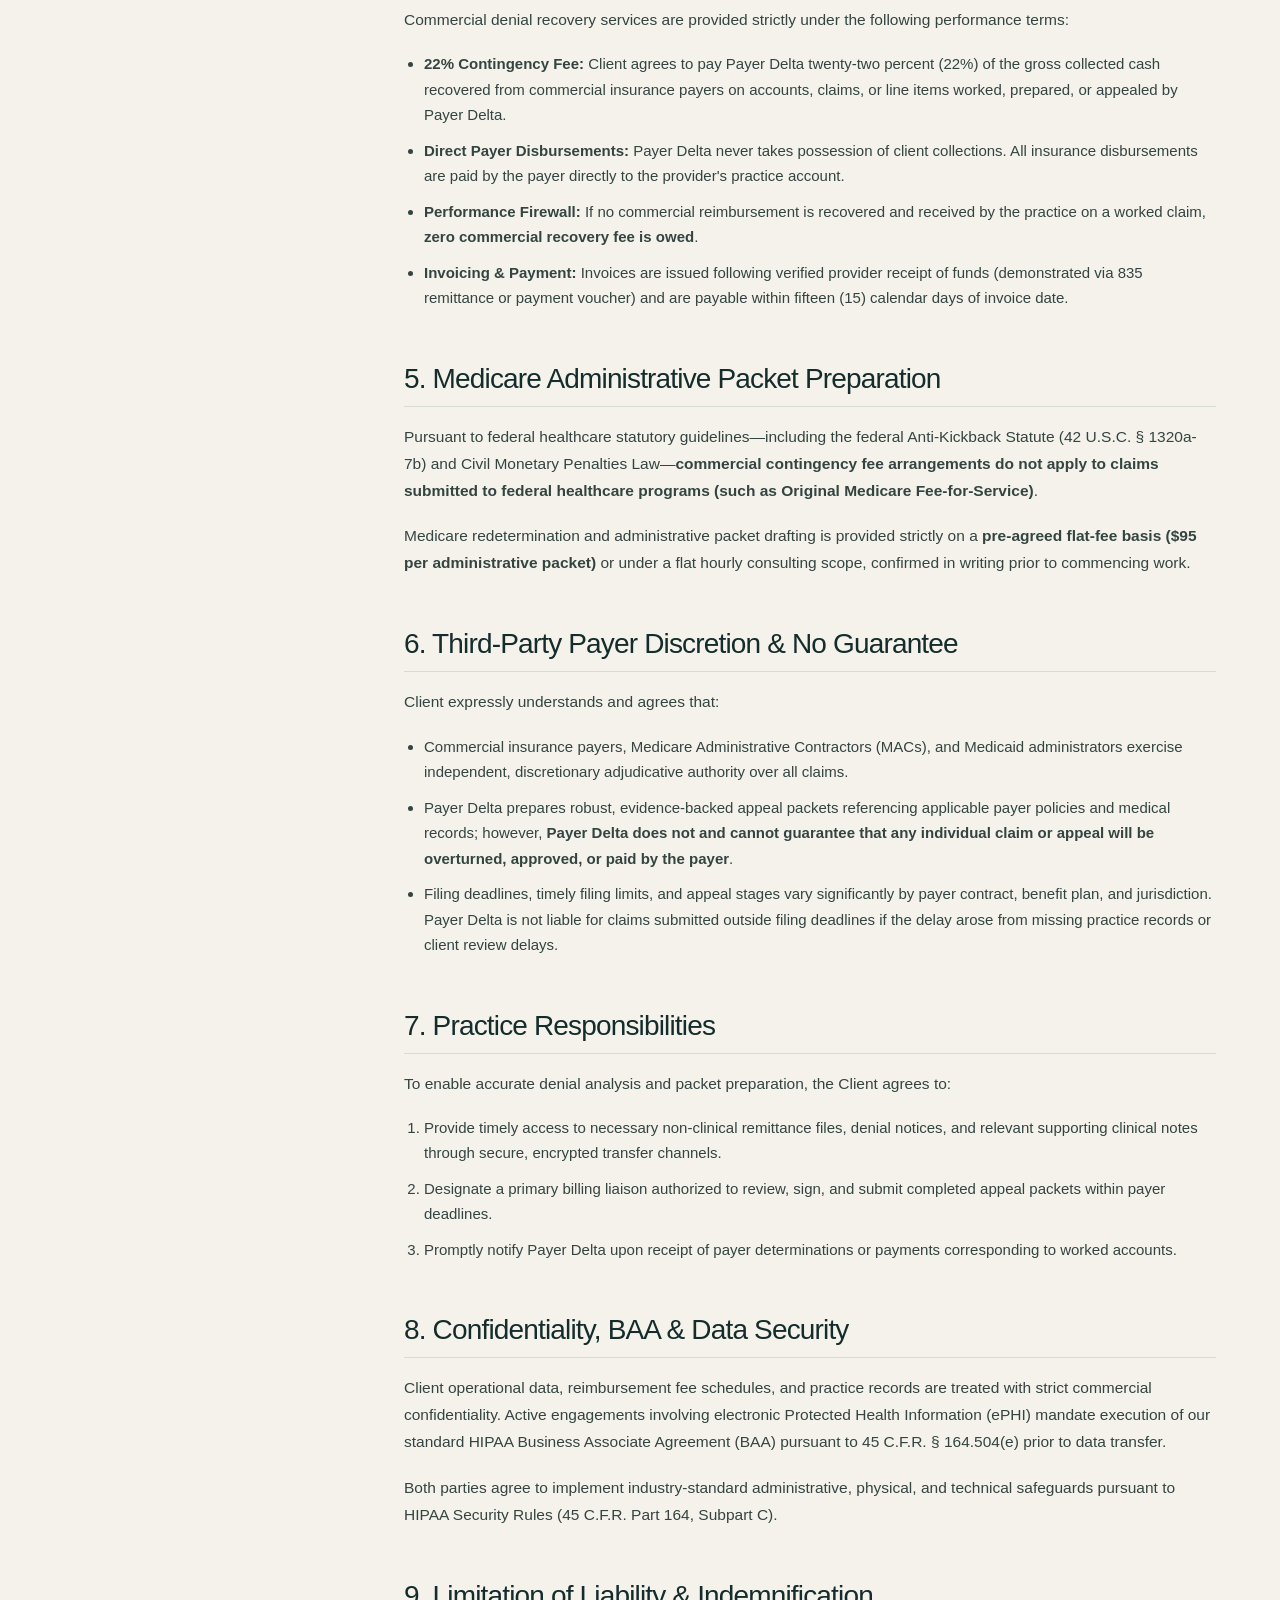
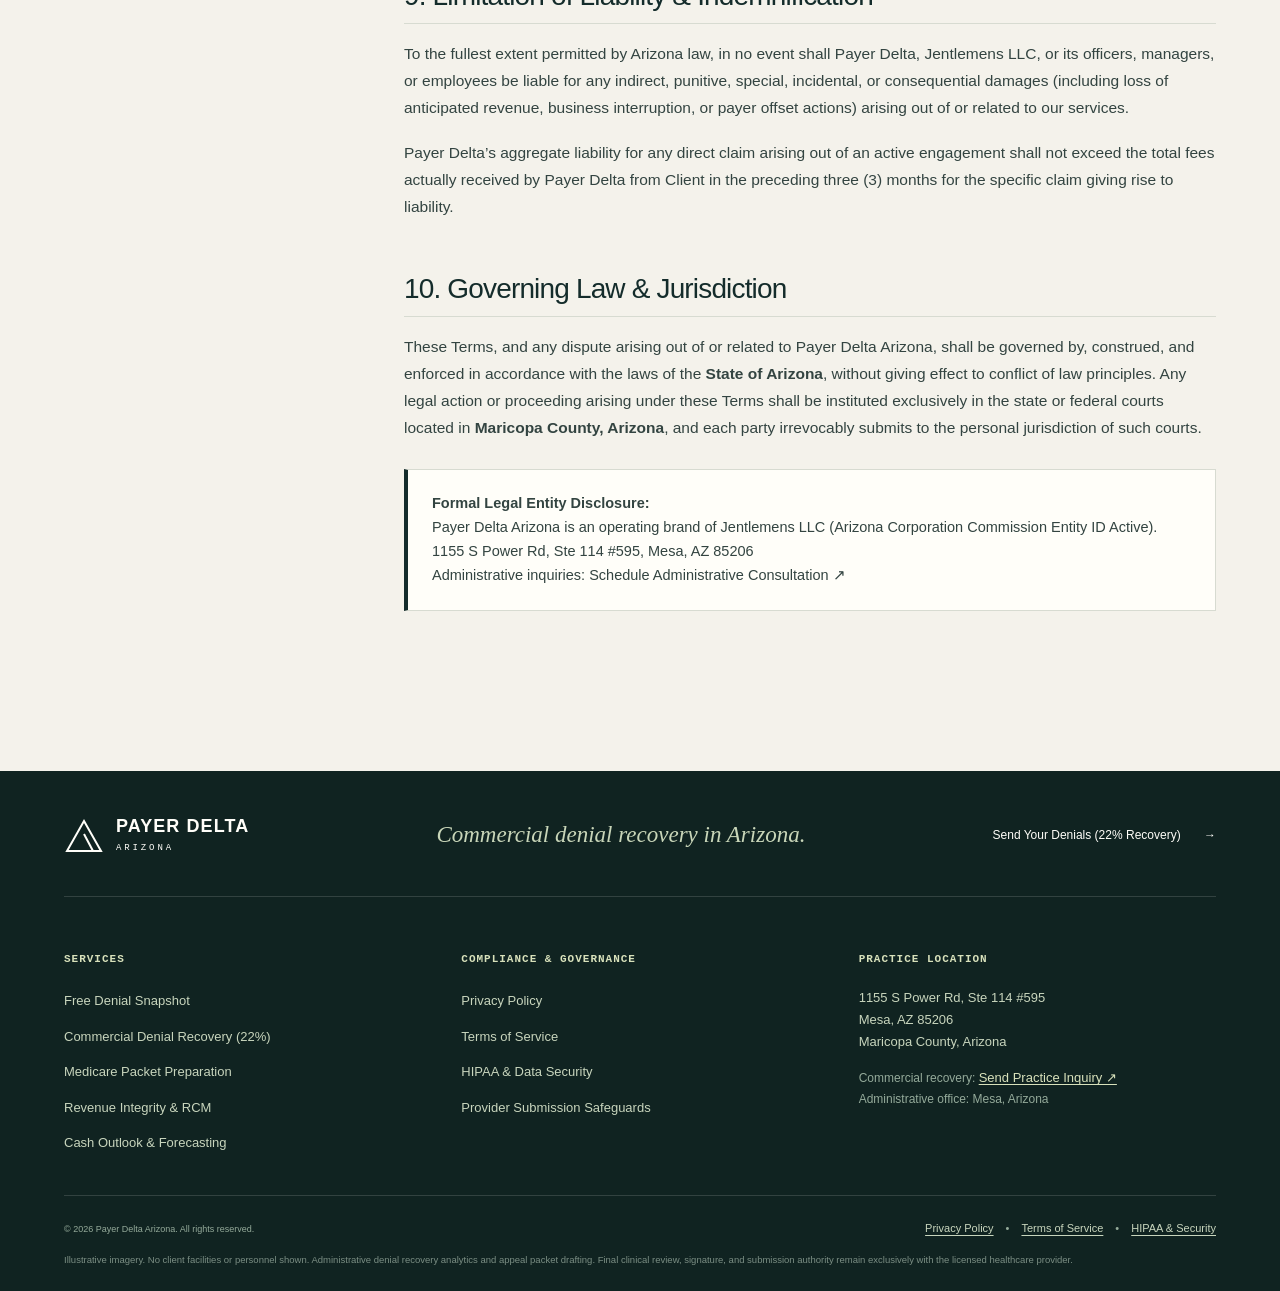
<file: terms.html>
<!doctype html>
<html lang="en">
<head>
  <meta charset="utf-8">
  <meta name="viewport" content="width=device-width, initial-scale=1">
  <meta name="theme-color" content="#142c2b">
  <title>Terms of Service — Payer Delta Arizona</title>
  <meta name="description" content="Terms of Service for Payer Delta Arizona. Review our administrative scope, commercial 22% contingency recovery terms, and provider submission safeguards.">
  <link rel="canonical" href="https://payerdelta.josephjilovec.com/terms">
  <link rel="icon" href="/payer-mark.svg" type="image/svg+xml">
  <link rel="stylesheet" href="/styles.css">
  <script src="/site.js" defer></script>
</head>
<body class="legal-document">
  <a class="skip-link" href="#main">Skip to content</a>
  <svg class="svg-library" xmlns="http://www.w3.org/2000/svg" aria-hidden="true"><defs><symbol id="arrow" viewBox="0 0 24 24"><path d="M5 12h14M13 5l7 7-7 7" fill="none" stroke="currentColor" stroke-width="1.5"/></symbol><symbol id="north-east" viewBox="0 0 24 24"><path d="M6 18 18 6M6 6h12v12" fill="none" stroke="currentColor" stroke-width="1.5"/></symbol><symbol id="delta" viewBox="0 0 40 40"><path d="M20 5 37 35H3L20 5Z" fill="none" stroke="currentColor" stroke-width="2"/><path d="M20 18 29 35" fill="none" stroke="currentColor" stroke-width="2"/></symbol></defs></svg>

  <header class="site-header" id="site-header">
    <div class="header-inner">
      <a class="brand" href="/" aria-label="Payer Delta Arizona home"><svg aria-hidden="true"><use href="#delta"/></svg><span>PAYER DELTA<small>ARIZONA</small></span></a>
      <button class="menu-toggle" type="button" aria-expanded="false" aria-controls="main-nav"><span class="menu-label">Menu</span><span class="menu-lines" aria-hidden="true"></span></button>
      <nav class="main-nav" id="main-nav" aria-label="Main navigation">
        <a href="/#snapshot">Free snapshot</a><a href="/#recovery">How recovery works</a><a href="/#after-recovery">After recovery</a>
        <a class="nav-cta" href="/#start">Send Your Denials <svg aria-hidden="true"><use href="#north-east"/></svg></a>
      </nav>
    </div>
  </header>

  <main id="main">
    <section class="legal-header">
      <div class="container">
        <div class="section-label"><span class="small-cross" aria-hidden="true">+</span> SERVICE AGREEMENT &amp; TERMS</div>
        <h1>Terms of <em>Service</em></h1>
        <div class="legal-meta">
          <span>EFFECTIVE DATE: OCTOBER 29, 2026</span>
          <span>JURISDICTION: STATE OF ARIZONA (MARICOPA COUNTY)</span>
          <span>DOCUMENT REF: PD-AZ-TOS-001</span>
        </div>
      </div>
    </section>

    <div class="container legal-layout">
      <aside class="legal-nav-aside" aria-label="Terms of Service Sections">
        <h3>Contents</h3>
        <ul>
          <li><a href="#acceptance">1. Acceptance of Terms</a></li>
          <li><a href="#scope">2. Administrative &amp; Non-Clinical Scope</a></li>
          <li><a href="#provider-authority">3. Provider Submission Safeguards</a></li>
          <li><a href="#recovery-fees">4. Commercial Contingency Fees (22%)</a></li>
          <li><a href="#medicare-fees">5. Medicare Packet Preparation</a></li>
          <li><a href="#no-guarantee">6. Adjudication &amp; Payer Discretion</a></li>
          <li><a href="#client-responsibilities">7. Practice Responsibilities</a></li>
          <li><a href="#confidentiality">8. Confidentiality &amp; BAA</a></li>
          <li><a href="#liability">9. Limitation of Liability</a></li>
          <li><a href="#governing-law">10. Governing Law &amp; Venue</a></li>
        </ul>
      </aside>

      <article class="legal-content">
        <section id="acceptance">
          <h2>1. Acceptance of Terms</h2>
          <p>These Terms of Service ("Terms") constitute a legally binding agreement between you (whether individually or on behalf of an entity, practice, or billing organization, "Client", "Practice", or "you") and <strong>Payer Delta Arizona</strong>, operated by Jentlemens LLC, an Arizona limited liability company ("Payer Delta", "Company", "we", "us", or "our").</p>
          <p>By accessing <a href="https://payerdelta.josephjilovec.com/">payerdelta.josephjilovec.com</a>, requesting a Free Denial Snapshot, or entering into an operational engagement with Payer Delta, you agree to be bound by these Terms. If you do not agree to all terms and conditions, you must discontinue use of the website and services immediately.</p>
        </section>

        <section id="scope">
          <h2>2. Administrative &amp; Analytical Scope</h2>
          <div class="legal-callout">
            <h4>Administrative Boundary Notice</h4>
            <p><strong>Payer Delta Arizona is an independent revenue cycle management (RCM) analytics, denial redetermination research, and appeal packet preparation service.</strong> Payer Delta is NOT a law firm, does NOT provide legal advice or formal administrative legal representation, and does NOT practice medicine or render clinical determinations.</p>
          </div>
          <p>Our services encompass: (a) parsing electronic remittance advice (ANSI X12 835) and CARC/RARC denial reason codes; (b) researching commercial payer clinical policy bulletins, Local Coverage Determinations (LCDs), and billing manuals; (c) drafting structured appeal evidence packets and redetermination letters; and (d) providing predictive cash forecasting and revenue integrity surveillance.</p>
        </section>

        <section id="provider-authority">
          <h2>3. Provider Retained Review &amp; Submission Safeguards</h2>
          <div class="legal-callout warning">
            <h4>Mandatory Provider Signing &amp; Submission Firewall</h4>
            <p><strong>All claims, appeals, redeterminations, and disputes drafted by Payer Delta are provided solely as administrative working drafts.</strong> The licensed healthcare provider or their formally authorized billing staff retains complete and exclusive ownership over: (1) clinical accuracy verification; (2) authorized physician signature; and (3) formal transmission to insurance payers or clearinghouses.</p>
          </div>
          <p>Payer Delta does not directly sign provider appeal declarations or submit claims under its own entity name. The client practice represents and warrants that all documentation submitted to payers has been reviewed, approved, and authorized by qualified clinical or billing personnel.</p>
        </section>

        <section id="recovery-fees">
          <h2>4. Commercial Denial Recovery Fees (22% Contingency)</h2>
          <p>Commercial denial recovery services are provided strictly under the following performance terms:</p>
          <ul>
            <li><strong>22% Contingency Fee:</strong> Client agrees to pay Payer Delta twenty-two percent (22%) of the gross collected cash recovered from commercial insurance payers on accounts, claims, or line items worked, prepared, or appealed by Payer Delta.</li>
            <li><strong>Direct Payer Disbursements:</strong> Payer Delta never takes possession of client collections. All insurance disbursements are paid by the payer directly to the provider's practice account.</li>
            <li><strong>Performance Firewall:</strong> If no commercial reimbursement is recovered and received by the practice on a worked claim, <strong>zero commercial recovery fee is owed</strong>.</li>
            <li><strong>Invoicing &amp; Payment:</strong> Invoices are issued following verified provider receipt of funds (demonstrated via 835 remittance or payment voucher) and are payable within fifteen (15) calendar days of invoice date.</li>
          </ul>
        </section>

        <section id="medicare-fees">
          <h2>5. Medicare Administrative Packet Preparation</h2>
          <p>Pursuant to federal healthcare statutory guidelines—including the federal Anti-Kickback Statute (42 U.S.C. § 1320a-7b) and Civil Monetary Penalties Law—<strong>commercial contingency fee arrangements do not apply to claims submitted to federal healthcare programs (such as Original Medicare Fee-for-Service)</strong>.</p>
          <p>Medicare redetermination and administrative packet drafting is provided strictly on a <strong>pre-agreed flat-fee basis ($95 per administrative packet)</strong> or under a flat hourly consulting scope, confirmed in writing prior to commencing work.</p>
        </section>

        <section id="no-guarantee">
          <h2>6. Third-Party Payer Discretion &amp; No Guarantee</h2>
          <p>Client expressly understands and agrees that:</p>
          <ul>
            <li>Commercial insurance payers, Medicare Administrative Contractors (MACs), and Medicaid administrators exercise independent, discretionary adjudicative authority over all claims.</li>
            <li>Payer Delta prepares robust, evidence-backed appeal packets referencing applicable payer policies and medical records; however, <strong>Payer Delta does not and cannot guarantee that any individual claim or appeal will be overturned, approved, or paid by the payer</strong>.</li>
            <li>Filing deadlines, timely filing limits, and appeal stages vary significantly by payer contract, benefit plan, and jurisdiction. Payer Delta is not liable for claims submitted outside filing deadlines if the delay arose from missing practice records or client review delays.</li>
          </ul>
        </section>

        <section id="client-responsibilities">
          <h2>7. Practice Responsibilities</h2>
          <p>To enable accurate denial analysis and packet preparation, the Client agrees to:</p>
          <ol>
            <li>Provide timely access to necessary non-clinical remittance files, denial notices, and relevant supporting clinical notes through secure, encrypted transfer channels.</li>
            <li>Designate a primary billing liaison authorized to review, sign, and submit completed appeal packets within payer deadlines.</li>
            <li>Promptly notify Payer Delta upon receipt of payer determinations or payments corresponding to worked accounts.</li>
          </ol>
        </section>

        <section id="confidentiality">
          <h2>8. Confidentiality, BAA &amp; Data Security</h2>
          <p>Client operational data, reimbursement fee schedules, and practice records are treated with strict commercial confidentiality. Active engagements involving electronic Protected Health Information (ePHI) mandate execution of our standard HIPAA Business Associate Agreement (BAA) pursuant to 45 C.F.R. § 164.504(e) prior to data transfer.</p>
          <p>Both parties agree to implement industry-standard administrative, physical, and technical safeguards pursuant to HIPAA Security Rules (45 C.F.R. Part 164, Subpart C).</p>
        </section>

        <section id="liability">
          <h2>9. Limitation of Liability &amp; Indemnification</h2>
          <p>To the fullest extent permitted by Arizona law, in no event shall Payer Delta, Jentlemens LLC, or its officers, managers, or employees be liable for any indirect, punitive, special, incidental, or consequential damages (including loss of anticipated revenue, business interruption, or payer offset actions) arising out of or related to our services.</p>
          <p>Payer Delta’s aggregate liability for any direct claim arising out of an active engagement shall not exceed the total fees actually received by Payer Delta from Client in the preceding three (3) months for the specific claim giving rise to liability.</p>
        </section>

        <section id="governing-law">
          <h2>10. Governing Law &amp; Jurisdiction</h2>
          <p>These Terms, and any dispute arising out of or related to Payer Delta Arizona, shall be governed by, construed, and enforced in accordance with the laws of the <strong>State of Arizona</strong>, without giving effect to conflict of law principles. Any legal action or proceeding arising under these Terms shall be instituted exclusively in the state or federal courts located in <strong>Maricopa County, Arizona</strong>, and each party irrevocably submits to the personal jurisdiction of such courts.</p>
          <div class="legal-callout">
            <p><strong>Formal Legal Entity Disclosure:</strong><br>
            Payer Delta Arizona is an operating brand of Jentlemens LLC (Arizona Corporation Commission Entity ID Active).<br>
            1155 S Power Rd, Ste 114 #595, Mesa, AZ 85206<br>
            Administrative inquiries: <a href="https://calendar.app.google/TqcgNrw1Q7ddAnTF8" target="_blank" rel="noopener noreferrer">Schedule Administrative Consultation ↗</a></p>
          </div>
        </section>
      </article>
    </div>
  </main>

  <footer class="site-footer">
    <div class="container">
      <div class="footer-top">
        <a class="brand" href="/" aria-label="Payer Delta Arizona home"><svg aria-hidden="true"><use href="#delta"/></svg><span>PAYER DELTA<small>ARIZONA</small></span></a>
        <p>Commercial denial recovery in Arizona.</p>
        <a class="footer-contact" href="/#start">Send Your Denials (22% Recovery) <span aria-hidden="true">→</span></a>
      </div>

      <div class="footer-middle">
        <div class="footer-col">
          <h4>Services</h4>
          <ul>
            <li><a href="/#snapshot">Free Denial Snapshot</a></li>
            <li><a href="/#recovery">Commercial Denial Recovery (22%)</a></li>
            <li><a href="/#pricing">Medicare Packet Preparation</a></li>
            <li><a href="/#after-recovery">Revenue Integrity &amp; RCM</a></li>
            <li><a href="/#forecasting">Cash Outlook &amp; Forecasting</a></li>
          </ul>
        </div>
        <div class="footer-col">
          <h4>Compliance &amp; Governance</h4>
          <ul>
            <li><a href="/privacy">Privacy Policy</a></li>
            <li><a href="/terms">Terms of Service</a></li>
            <li><a href="/hipaa-security">HIPAA &amp; Data Security</a></li>
            <li><a href="/#faq">Provider Submission Safeguards</a></li>
          </ul>
        </div>
        <div class="footer-col">
          <h4>Practice Location</h4>
          <p class="footer-address">
            1155 S Power Rd, Ste 114 #595<br>
            Mesa, AZ 85206<br>
            Maricopa County, Arizona
          </p>
          <p class="footer-contact-info">
            Commercial recovery: <a href="/#start">Send Practice Inquiry ↗</a><br>
            Administrative office: Mesa, Arizona
          </p>
        </div>
      </div>

      <div class="footer-bottom">
        <span>&copy; 2026 Payer Delta Arizona. All rights reserved.</span>
        <div class="footer-legal-links">
          <a href="/privacy">Privacy Policy</a>
          <span aria-hidden="true">&bull;</span>
          <a href="/terms">Terms of Service</a>
          <span aria-hidden="true">&bull;</span>
          <a href="/hipaa-security">HIPAA &amp; Security</a>
        </div>
      </div>
      <span class="footer-disclaimer">Illustrative imagery. No client facilities or personnel shown. Administrative denial recovery analytics and appeal packet drafting. Final clinical review, signature, and submission authority remain exclusively with the licensed healthcare provider.</span>
    </div>
  </footer>
</body>
</html>
</file>
<file: styles.css>
/* Payer Delta Arizona */
:root{--ink:#142c2b;--ink-deep:#102321;--paper:#f4f2eb;--white:#fffef9;--muted:#61706a;--line:#d7dbd1;--sage:#d8e1bb;--gold:#d6c6a8;--serif:Georgia,'Times New Roman',serif;--sans:'Helvetica Neue',Arial,sans-serif;--mono:'Courier New',monospace;--gutter:clamp(24px,5vw,88px);--header-height:96px}
*{box-sizing:border-box}html{scroll-behavior:smooth;scroll-padding-top:110px}body{margin:0;background:var(--paper);color:var(--ink);font-family:var(--sans);font-size:16px;line-height:1.6;-webkit-font-smoothing:antialiased}body.menu-is-open{overflow:hidden}a{color:inherit;text-decoration:none}button{font:inherit;color:inherit}button,a,summary{-webkit-tap-highlight-color:transparent}button{cursor:pointer}img{display:block;max-width:100%}svg{width:24px;height:24px;flex:none}::selection{background:var(--sage);color:var(--ink)}[hidden]{display:none!important}h1,h2,h3,p{margin:0}h1,h2,h3{font-weight:400}em{font-family:var(--serif);font-weight:400}button:focus-visible,a:focus-visible,summary:focus-visible,[tabindex]:focus-visible{outline:3px solid #899c56;outline-offset:6px}.container{width:min(100% - var(--gutter)*2,1440px);margin-inline:auto}.section-space{padding-block:clamp(80px,9vw,145px)}.section-label,.eyebrow,.pricing-label,.file-kicker,.step-index{font-family:var(--mono);font-size:11px;font-weight:400;line-height:1.5;letter-spacing:.085em}.section-label{display:flex;gap:15px;align-items:center;margin-bottom:32px}.small-cross{font-family:var(--sans);font-size:21px;font-weight:300;line-height:1}.display-heading{font-size:clamp(42px,4.3vw,70px);line-height:1.07;letter-spacing:-.052em}.display-heading em{letter-spacing:-.055em}.section-lede{font-size:18px;line-height:1.65}.text-link{display:inline-flex;align-items:center;gap:28px;font-size:14px;font-weight:500;padding-block:12px;border-bottom:1px solid currentColor;line-height:1.4}.text-link svg{width:20px;height:20px;transition:transform .25s}.text-link:hover svg{transform:translate(3px,-2px)}.text-link.light{color:var(--white)}.button{display:inline-flex;justify-content:space-between;gap:36px;align-items:center;font-size:14px;line-height:1.4;min-height:60px;padding:18px 23px;transition:background .25s,color .25s,transform .25s}.button:hover{transform:translateY(-2px)}.button-light{background:var(--paper);color:var(--ink)}.button-light:hover{background:var(--sage)}.button svg{width:21px;height:21px}.status-dot{display:inline-block;width:6px;height:6px;border-radius:50%;background:var(--sage);flex:none}.svg-library{position:absolute;width:0;height:0;overflow:hidden}.skip-link{position:fixed;top:-100px;left:20px;background:var(--paper);padding:12px 20px;z-index:1000}.skip-link:focus{top:12px}.site-header{position:fixed;z-index:50;inset:0 0 auto;height:var(--header-height);color:var(--white);transition:background .3s,border-color .3s;height:auto;border-bottom:1px solid rgba(255,255,255,.15)}.site-header[data-scrolled=true]{background:rgba(16,35,33,.96);border-color:rgba(255,255,255,.13)}.header-inner{width:calc(100% - var(--gutter)*2);margin:auto;display:flex;align-items:center;justify-content:space-between;gap:28px;min-height:var(--header-height)}.brand{display:inline-flex;gap:12px;align-items:center;line-height:1.1;flex:none}.brand svg{width:40px;height:40px}.brand>span{font-size:18px;font-weight:600;letter-spacing:.06em}.brand small{display:block;font-family:var(--mono);font-size:9px;letter-spacing:.32em;font-weight:400;margin-top:7px}.main-nav{display:flex;align-items:center;gap:clamp(20px,2.8vw,48px);font-size:13px}.main-nav>a{position:relative}.main-nav>a:not(.nav-cta):after{content:'';position:absolute;left:0;bottom:-7px;height:1px;width:100%;background:currentColor;transform:scaleX(0);transform-origin:left;transition:transform .25s}.main-nav>a:hover:after{transform:scaleX(1)}.main-nav .nav-cta{display:flex;gap:24px;align-items:center;padding:12px 0 12px 28px;border-left:1px solid #ffffff40}.main-nav .nav-cta svg{width:18px;height:18px}.menu-toggle{display:none}.hero{min-height:850px;min-height:max(850px,94svh);position:relative;overflow:hidden;color:var(--white);background:var(--ink-deep)}.hero-image,.hero-image img,.hero-shade{position:absolute;inset:0;width:100%;height:100%}.hero-image img{object-fit:cover;object-position:55% 50%}.hero-shade{background:linear-gradient(90deg,rgba(9,24,23,.86),rgba(9,24,23,.53) 44%,rgba(9,24,23,.1) 82%),linear-gradient(0deg,rgba(9,24,23,.65),transparent 48%,rgba(9,24,23,.2))}.hero-inner{position:relative;z-index:1;display:flex;flex-direction:column;min-height:inherit;padding-top:146px;padding-bottom:30px}.hero-topline{display:flex;justify-content:space-between;gap:24px;align-items:center}.hero-topline .eyebrow{display:flex;align-items:center;gap:10px}.hero-location{font:10px var(--mono);letter-spacing:.09em}.hero-copy{margin-block:auto;padding-top:90px;padding-bottom:65px;max-width:920px}.hero h1{font-size:clamp(64px,7.4vw,122px);line-height:.99;letter-spacing:-.066em}.hero h1 em{color:#f0eddb;letter-spacing:-.068em}.hero-copy>p{max-width:485px;font-size:18px;line-height:1.65;margin-top:32px;color:#e1e6de}.hero-actions{display:flex;align-items:center;gap:32px;flex-wrap:wrap;margin-top:34px}.hero-actions .text-link{border-color:#fff7}.hero-bottom{display:flex;justify-content:space-between;align-items:end;gap:36px;padding-top:25px;border-top:1px solid #fff4}.hero-bottom>p{font-size:13px;line-height:1.8}.hero-bottom>p>span{font-size:11px;color:#d9dfd5}.hero-fee{display:flex;align-items:center;gap:18px}.fee-number{font-size:60px;line-height:1;letter-spacing:-.06em}.fee-number>small{font-size:30px;vertical-align:top;line-height:1.2}.hero-fee>span:nth-child(2){font-size:12px;line-height:1.5}.hero-fee>span:nth-child(2)>small{display:block;max-width:230px;color:#d4dace;font-size:10px;margin-top:4px}.hero-fee>svg{margin-left:16px;width:22px;height:22px}.hero-vertical{position:absolute;top:50%;right:21px;writing-mode:vertical-rl;font:9px var(--mono);letter-spacing:.15em;color:#fff9}.chapter-nav{border-bottom:1px solid var(--line);background:#eceee5}.chapter-inner{display:grid;grid-template-columns:1.4fr 1fr 1fr 1fr;align-items:center;min-height:94px}.chapter-inner>p{font-size:13px}.chapter-inner>a{padding:25px 27px;border-left:1px solid var(--line);display:flex;gap:19px;align-items:center;justify-content:space-between;font-size:17px;transition:background .25s}.chapter-inner>a>span:first-child{font:10px var(--mono);color:#687360;margin-right:auto}.chapter-inner>a>span:last-child{margin-left:16px}.chapter-inner>a:hover{background:#dce3cb}.intro-layout{display:grid;grid-template-columns:1.5fr .8fr;gap:8%;align-items:end}.intro-copy{max-width:420px;font-size:15px;color:var(--muted)}.intro-copy p+p{margin-top:20px}.intro-copy .text-link{margin-top:24px;color:var(--ink)}.scope-strip{display:flex;align-items:center;gap:42px;margin-top:80px;padding-top:25px;border-top:1px solid var(--line)}.scope-strip>span{font:10px var(--mono);color:#63745d;letter-spacing:.06em;margin-right:auto}.scope-strip p{font-size:13px}.recovery-section{background:var(--ink);color:var(--white);padding-block:100px 40px;position:relative}.recovery-heading{margin-bottom:70px}.recovery-heading .display-heading{max-width:900px}.recovery-heading em{color:#cad6b6}.recovery-story{display:grid;grid-template-columns:1fr .85fr;gap:12%;align-items:start}.story-sticky{position:sticky;top:130px;padding-bottom:100px}.file-window{background:#edf0e5;color:var(--ink);box-shadow:0 25px 80px #0002}.window-top{display:flex;justify-content:space-between;gap:15px;padding:21px 25px;border-bottom:1px solid #ccd3c2;font:9px var(--mono);letter-spacing:.03em}.window-top>span:first-child{display:flex;align-items:center;gap:8px}.window-top .status-dot{background:#597847}.file-tabs{display:flex;border-bottom:1px solid #ccd3c2}.file-tabs>a{padding:16px 22px;flex:1;font:10px var(--mono);display:flex;gap:12px;transition:background .25s}.file-tabs a.active{background:#dbe4ca}.case-view{padding:34px 30px 29px;min-height:414px}.file-kicker{font-size:9px;color:#5f6d5b}.case-view h3{font-size:36px;line-height:1.13;letter-spacing:-.045em;margin-top:12px}.file-rows{margin-top:28px}.file-rows>div{display:flex;justify-content:space-between;align-items:center;gap:15px;padding:10px 0;border-top:1px solid #cfd7c5;font-size:11px}.file-rows span{color:#687161}.file-rows b{font-weight:500;text-align:right}.file-rows b.amber{color:#83623b}.file-callout{display:flex;align-items:center;gap:18px;margin-top:23px}.file-callout>span{display:grid;place-items:center;width:40px;height:40px;border:1px solid #a5b68b;border-radius:50%;font:12px var(--mono);flex:none}.file-callout p{font-size:12px;color:#54634b;max-width:310px}.window-bottom{display:flex;justify-content:space-between;gap:18px;padding:16px 25px;background:#dfe5d4;font:8px var(--mono);letter-spacing:.04em}.story-footnote{font-size:11px;color:#aabbad;margin-top:19px}.story-steps{padding-top:15px}.story-step{min-height:65vh;padding-bottom:100px;scroll-margin-top:150px;opacity:.58;transition:opacity .4s}.story-step:last-child{min-height:58vh}.story-step.active{opacity:1}.step-index{color:#c4d4ac}.story-step h3{font-size:clamp(32px,3.3vw,52px);line-height:1.08;letter-spacing:-.048em;margin-top:24px}.story-step>p{margin-top:25px;font-size:15px;color:#c2cec5;line-height:1.8;max-width:390px}.step-deliverable{margin-top:32px;padding-top:18px;border-top:1px solid #ffffff32;max-width:390px}.step-deliverable>span{font:9px var(--mono);color:#bed09e;letter-spacing:.08em}.step-deliverable p{font-size:12px;margin-top:8px;color:#d8dfd1}.snapshot-section{background:#e9e1d4;padding-block:110px}.snapshot-layout{display:grid;grid-template-columns:1fr 1fr;gap:12%;align-items:center}.snapshot-intro .display-heading{font-size:clamp(44px,5.5vw,83px)}.snapshot-intro>p{margin-top:30px;max-width:400px;color:#676a5e;font-size:16px;line-height:1.8}.snapshot-intro>.text-link{margin-top:30px}.snapshot-paper{padding:30px 35px;background:#fcfaf2;box-shadow:13px 16px 0 #d3cabc40;transform:rotate(1.3deg)}.paper-top{display:flex;align-items:center;gap:12px;padding-bottom:21px;border-bottom:1px solid #d8dacc}.paper-top svg{width:35px;height:35px}.paper-top>span{font:9px/1.5 var(--mono);letter-spacing:.05em}.paper-top .paper-tag{margin-left:auto;font-size:8px;padding:5px 7px;background:#e5e9d9}.snapshot-paper h3{font-size:46px;line-height:1;letter-spacing:-.05em;padding-block:28px 24px}.snapshot-paper ol{list-style:none;margin:0;padding:0}.snapshot-paper li{display:flex;gap:23px;padding:18px 0;border-top:1px solid #d8dacc}.snapshot-paper li>span{font:10px var(--mono);color:#7f886f}.snapshot-paper li strong{font-size:13px;font-weight:500}.snapshot-paper li p{font-size:11px;line-height:1.7;color:#6a7362;max-width:330px;margin-top:3px}.paper-bottom{display:flex;gap:23px;border-top:1px solid #cfd4c4;padding-top:18px;margin-top:8px;align-items:start}.paper-bottom strong{font-size:11px;font-weight:500;max-width:115px;flex:none}.paper-bottom span{font-size:9px;color:#6a7362;line-height:1.7}.rcm-layout{display:grid;grid-template-columns:.95fr 1fr;gap:10%;align-items:center}.rcm-visual{height:690px;position:relative;overflow:hidden;background:#a6afa1}.rcm-visual:after{content:'';position:absolute;inset:0;background:linear-gradient(0deg,#0f252bd9,transparent 55%)}.rcm-visual img{width:100%;height:100%;object-fit:cover;object-position:48% 50%}.image-caption{position:absolute;bottom:35px;left:30px;right:30px;color:white;z-index:1}.image-caption>span{font:9px var(--mono);letter-spacing:.1em}.image-caption p{font-size:31px;line-height:1.1;letter-spacing:-.035em;margin-top:17px}.rcm-copy .display-heading{font-size:clamp(43px,4.5vw,71px)}.rcm-copy .section-lede{font-size:16px;color:var(--muted);margin-top:27px;max-width:440px}.service-accordion{margin-top:35px}.service-accordion details{border-top:1px solid var(--line)}.service-accordion details:last-child{border-bottom:1px solid var(--line)}summary{list-style:none;cursor:pointer}summary::-webkit-details-marker{display:none}.service-accordion summary{display:flex;align-items:center;gap:18px;padding:20px 0;font-size:15px;font-weight:500}.service-accordion summary>span{font:9px var(--mono);color:#798570}.service-accordion summary>i,.faq-list i{width:12px;height:12px;margin-left:auto;position:relative;flex:none}.service-accordion summary>i:before,.faq-list i:before{content:'';position:absolute;top:5px;left:0;width:12px;height:1px;background:currentColor}.service-accordion summary>i:after,.faq-list i:after{content:'';position:absolute;left:5px;top:0;height:12px;width:1px;background:currentColor;transition:transform .25s}details[open]>summary i:after{transform:rotate(90deg)}.service-accordion details>div{padding:0 20px 23px 36px;font-size:13px;color:var(--muted);line-height:1.8}.rcm-copy>.text-link{margin-top:26px}.forecast-section{padding-block:110px;background:#213c3a;color:var(--white)}.forecast-layout{display:grid;grid-template-columns:1fr 1fr;gap:10%;align-items:center}.forecast-copy .display-heading{font-size:clamp(43px,4.1vw,65px)}.forecast-copy em{color:#d3dfbd}.forecast-copy .section-lede{font-size:16px;color:#d2dcd0;margin-top:26px;max-width:440px}.forecast-distinction{font-size:12px;color:#afc2b4;max-width:390px;margin-top:24px}.forecast-copy>.text-link{margin-top:27px}.outlook-window{border:1px solid #ffffff30;background:#193331;box-shadow:15px 15px 0 #0d242733}.outlook-heading{padding:22px 25px;border-bottom:1px solid #ffffff20;display:flex;justify-content:space-between;gap:15px;align-items:center;font:9px var(--mono);color:#d0ddc3}.outlook-heading>span:first-child{display:flex;gap:10px;align-items:center}.outlook-heading>span:last-child{font-size:7px;color:#95ab9c}.forecast-tabs{display:flex;margin:25px 25px 0;border-bottom:1px solid #ffffff2b}.forecast-tabs button{padding:10px 18px 20px;background:none;border:0;border-bottom:2px solid transparent;color:#91a79d;font-size:40px;letter-spacing:-.05em;flex:1;text-align:left;line-height:1}.forecast-tabs button span{font-size:11px;letter-spacing:0;margin-left:2px}.forecast-tabs button[aria-selected=true]{border-color:#d8e4ba;color:#e3eacb}.horizon-visual{padding:30px 25px 0}.horizon-caption{font:8px var(--mono);color:#8da396;letter-spacing:.08em}.horizon-grid{position:relative;display:flex;flex-direction:column;gap:19px;margin-top:23px;padding:8px 0 15px;background:repeating-linear-gradient(90deg,transparent 0,transparent calc(33.333% - 1px),#ffffff14 calc(33.333% - 1px),#ffffff14 33.333%);border-left:1px solid #ffffff14;border-right:1px solid #ffffff14}.horizon-bar{display:flex;align-items:center;position:relative;font-size:9px;min-height:19px;isolation:isolate}.horizon-bar>span{padding-left:8px;color:#edf0df}.horizon-bar i{position:absolute;inset:0;z-index:-1;background:#4b6b5d}.bar-one{width:89%}.bar-two{width:70%}.bar-three{width:96%}.bar-one i{background:#58765c}.bar-two i{background:#416b65}.bar-three i{background:#436258}.horizon-marker{position:absolute;inset:0 auto 0 33.333%;width:1px;background:#dce6ba;transition:left .45s}.horizon-marker:before{position:absolute;content:'';width:5px;height:5px;border-radius:50%;background:#dce6ba;top:0;left:-2px}.horizon-axis{display:flex;justify-content:space-between;color:#91a79d;font:8px var(--mono);padding-top:9px}.outlook-panel{margin:27px 25px 0;padding-top:20px;border-top:1px solid #ffffff24;min-height:160px}.outlook-kicker{font:8px var(--mono);letter-spacing:.08em;color:#b3c699}.outlook-panel h3{font-size:23px;line-height:1.2;letter-spacing:-.03em;margin-top:10px}.outlook-panel p{font-size:12px;color:#b9caba;margin-top:13px;line-height:1.8}.outlook-note{padding:15px 25px 24px;font-size:9px;color:#95ab9b;line-height:1.7}.engagement-header{display:grid;grid-template-columns:1fr 1.4fr 1fr;gap:5%;align-items:end}.engagement-header .section-label{align-self:start;margin-top:9px;font-size:9px;gap:12px}.engagement-header .display-heading{font-size:clamp(42px,4.2vw,65px)}.engagement-header>p{font-size:14px;color:var(--muted)}.pricing-grid{display:grid;grid-template-columns:1fr 1fr;gap:0;margin-top:65px;border-top:1px solid var(--line);border-bottom:1px solid var(--line)}.price-primary{padding:45px 10% 45px 0}.pricing-label{font-size:10px;color:#657454}.price-number{font-size:clamp(100px,12vw,170px);line-height:1.1;letter-spacing:-.07em;margin-top:15px}.price-number small{font-size:.4em;vertical-align:top;line-height:1.6}.price-primary h3{font-size:25px;line-height:1.2;letter-spacing:-.035em;margin-top:10px}.price-primary>p:not(.price-number){font-size:14px;max-width:390px;color:var(--muted);margin-top:17px}.price-primary .text-link{margin-top:20px}.price-secondary{padding:45px 0 45px 12%;border-left:1px solid var(--line);display:flex;flex-direction:column;justify-content:center;gap:38px}.price-secondary>div+div{padding-top:30px;border-top:1px solid var(--line)}.price-secondary h3{font-size:27px;line-height:1.2;letter-spacing:-.035em;margin-top:15px}.price-secondary h3 span{font-size:13px;letter-spacing:0;display:block;margin-top:7px}.price-secondary p{font-size:13px;line-height:1.8;color:var(--muted);margin-top:15px;max-width:385px}.pricing-note{font-size:10px;color:#677462;margin-top:20px;max-width:750px}.faq-section{padding-bottom:130px;display:grid;grid-template-columns:.8fr 1.2fr;gap:12%}.faq-section .display-heading{font-size:clamp(42px,4.5vw,67px)}.faq-list{border-top:1px solid var(--line)}.faq-list details{border-bottom:1px solid var(--line)}.faq-list summary{display:flex;align-items:center;gap:25px;justify-content:space-between;padding:24px 0;font-size:15px}.faq-list details>p{font-size:13px;line-height:1.85;color:var(--muted);padding:0 30px 25px 0}.contact-section{background:var(--ink-deep);position:relative;color:var(--white);overflow:hidden}.contact-photo{position:absolute;inset:0;background-image:linear-gradient(90deg,#102321ee 8%,#102321c7 55%,#10232160),url('/assets/arizona-clinic-1916.webp');background-size:cover;background-position:50% 68%}.contact-inner{position:relative;padding-block:100px 85px}.contact-inner h2{font-size:clamp(55px,7vw,110px);line-height:1.04;letter-spacing:-.06em}.contact-inner h2 em{color:#d5ddbf}.contact-inner>p:not(.contact-note){font-size:16px;max-width:450px;color:#d0dace;margin-top:25px;line-height:1.8}.contact-actions{display:flex;align-items:center;gap:35px;margin-top:37px;flex-wrap:wrap}.contact-note{font-size:10px;color:#b8c7b7;margin-top:25px}.site-footer{background:var(--ink-deep);color:var(--white);padding-block:45px 24px}.footer-top{display:flex;justify-content:space-between;align-items:center;gap:30px;padding-bottom:40px;border-bottom:1px solid #ffffff24}.footer-top>p{font-family:var(--serif);font-style:italic;font-size:23px;color:#c8d5b8}.footer-contact{font-size:12px}.footer-contact span{margin-left:20px}.footer-bottom{display:flex;justify-content:space-between;gap:25px;align-items:center;padding-top:24px;color:#94aa9a;font-size:9px}.footer-bottom a{color:#c8d5bd}.reveal{opacity:1}.js .reveal.will-reveal{opacity:0;transform:translateY(20px);transition:opacity .7s,transform .7s}.js .reveal.is-visible{opacity:1;transform:none}
@media(min-width:1800px){.hero-copy{padding-top:130px;padding-bottom:100px}.hero{min-height:990px}}
@media(max-width:1100px){:root{--gutter:40px}.main-nav{gap:24px;font-size:12px}.main-nav .nav-cta{padding-left:20px;gap:15px}.brand>span{font-size:16px}.brand svg{width:33px;height:33px}.hero h1{font-size:86px}.hero-copy{max-width:780px}.hero-location{font-size:8px}.recovery-story{gap:8%;grid-template-columns:1.1fr 1fr}.case-view{padding:28px 24px}.file-tabs>a{padding-inline:18px}.window-top{padding-inline:20px;font-size:8px}.window-bottom{padding-inline:20px;font-size:7px}.story-step h3{font-size:40px}.snapshot-layout{gap:8%}.snapshot-paper{padding:27px}.rcm-layout{gap:7%}.rcm-visual{height:660px}.outlook-heading{padding-inline:20px}.forecast-tabs{margin-inline:20px}.forecast-tabs button{padding-inline:10px;font-size:36px}.outlook-heading>span:last-child{max-width:85px;text-align:right;line-height:1.5}.engagement-header{grid-template-columns:1.2fr 1fr}.engagement-header .section-label{grid-column:1/-1}.scope-strip{gap:25px}.scope-strip p{font-size:11px}.faq-section{gap:8%}.footer-top>p{font-size:20px}.footer-bottom{font-size:8px}}
@media(max-width:900px){:root{--header-height:80px;--gutter:28px}.hero{min-height:850px}.header-inner{gap:20px}.main-nav{gap:17px;font-size:11px}.main-nav .nav-cta{gap:12px;padding-left:15px}.hero h1{font-size:76px}.hero-location{display:none}.hero-inner{padding-top:130px}.hero-copy{padding-top:60px;padding-bottom:70px}.hero-copy>p{font-size:17px;max-width:440px}.hero-fee>span:nth-child(2)>small{max-width:160px}.hero-fee>svg{display:none}.hero-bottom>p{max-width:250px;font-size:12px}.hero-bottom>p>span{font-size:10px}.hero-vertical{right:8px;font-size:7px}.chapter-inner{grid-template-columns:1.2fr 1fr 1fr 1fr;min-height:80px}.chapter-inner>p{font-size:11px;max-width:100px}.chapter-inner>a{padding-inline:17px;font-size:14px;gap:10px}.chapter-inner>a>span:last-child{margin-left:0}.intro-layout{grid-template-columns:1.15fr .85fr;gap:7%}.intro-copy{font-size:13px}.scope-strip{flex-wrap:wrap;gap:16px 25px;margin-top:55px}.scope-strip>span{width:100%}.recovery-section{padding-top:80px}.recovery-story{gap:7%;grid-template-columns:1fr .9fr}.story-sticky{top:110px}.case-view h3{font-size:31px}.file-tabs>a{font-size:8px;gap:8px;padding-inline:12px}.file-rows>div{font-size:9px}.file-callout p{font-size:10px}.file-callout{gap:12px}.file-callout>span{width:32px;height:32px}.window-top{font-size:7px;padding-inline:15px}.window-bottom{font-size:6px;padding-inline:15px;gap:8px}.story-step h3{font-size:34px}.story-step>p{font-size:13px}.step-index{font-size:9px}.step-deliverable p{font-size:11px}.snapshot-layout{gap:7%}.snapshot-intro .display-heading{font-size:48px}.snapshot-intro>p{font-size:14px}.snapshot-paper{padding:24px}.snapshot-paper h3{font-size:40px}.paper-tag{display:none}.snapshot-paper li{gap:16px}.paper-bottom{gap:16px}.paper-bottom strong{max-width:85px;font-size:10px}.rcm-layout{grid-template-columns:.9fr 1fr;gap:7%}.rcm-visual{height:620px}.rcm-copy .display-heading{font-size:43px}.rcm-copy .section-label{font-size:9px;gap:10px}.rcm-copy .section-lede{font-size:14px}.service-accordion summary{font-size:13px;gap:13px}.forecast-layout{gap:7%}.forecast-copy .display-heading{font-size:43px}.forecast-copy .section-label{font-size:9px;gap:10px}.forecast-copy .section-lede{font-size:14px}.forecast-distinction{font-size:11px}.forecast-tabs button{font-size:32px;padding-inline:5px}.outlook-panel h3{font-size:21px}.outlook-panel p{font-size:11px}.outlook-heading{font-size:8px}.outlook-heading>span:last-child{font-size:6px}.outlook-note{font-size:8px}.footer-top{flex-wrap:wrap}.footer-contact{margin-left:auto}.footer-bottom{flex-wrap:wrap}.footer-bottom>span:nth-child(2){order:3;width:100%}}
@media(max-width:760px){.header-inner{min-height:78px}.brand>span{font-size:16px}.brand small{font-size:8px}.brand svg{width:33px;height:33px}.js .menu-toggle{display:flex;align-items:center;gap:15px;background:none;border:0;padding:15px 0 15px 15px;font-size:12px;color:var(--white);z-index:52}.menu-lines{display:block;width:22px;height:10px;border-top:1px solid currentColor;border-bottom:1px solid currentColor;transition:transform .25s}.menu-is-open .menu-lines{transform:rotate(-20deg)}.main-nav{flex-wrap:wrap}.js .main-nav{display:none;position:fixed;inset:78px 0 auto;background:var(--ink-deep);padding:32px var(--gutter) 50px;max-height:calc(100dvh - 78px);overflow-y:auto;box-shadow:0 30px 50px #0004}.js .main-nav[data-open=true]{display:flex;flex-direction:column;align-items:stretch;gap:0}.main-nav a{font-size:18px;padding:17px 0}.main-nav .nav-cta{border-left:0;border-top:1px solid #ffffff32;padding:23px 0 0;margin-top:17px;justify-content:space-between}.site-header:has(.main-nav[data-open=true]){background:var(--ink-deep)}.hero{min-height:850px;min-height:max(830px,100svh)}.hero-image img{object-position:43% 50%}.hero-shade{background:linear-gradient(90deg,#0a1b19cf,#0a1b1955),linear-gradient(0deg,#0a1b19d9,transparent 70%)}.hero-inner{padding-top:124px;padding-bottom:25px}.hero-topline .eyebrow{font-size:9px;letter-spacing:.055em;gap:9px}.hero-copy{padding-top:70px;padding-bottom:52px;margin-block:auto}.hero h1{font-size:clamp(42px,8.2vw,60px);letter-spacing:-.055em;line-height:1.04}.hero-copy>p{font-size:16px;max-width:410px;margin-top:25px}.hero-actions{gap:20px;margin-top:30px;align-items:start;flex-direction:column}.button{font-size:13px;min-height:57px;padding-inline:20px;gap:25px}.hero-actions .text-link{font-size:12px;padding-block:8px}.hero-bottom{align-items:center;gap:20px;flex-wrap:wrap}.hero-bottom>p{max-width:none;flex:1 1 100%;font-size:11px}.hero-bottom>p>br{display:none}.hero-bottom>p>span{font-size:9px;display:block}.hero-fee{gap:14px}.fee-number{font-size:42px}.fee-number>small{font-size:23px}.hero-fee>span:nth-child(2){font-size:10px}.hero-fee>span:nth-child(2)>small{font-size:9px;max-width:none}.hero-fee>svg{display:block;width:18px;height:18px;margin-left:10px}.hero-vertical{display:none}.chapter-inner{grid-template-columns:repeat(3,minmax(0,1fr));width:100%;min-height:78px}.chapter-inner>p{display:none}.chapter-inner>a{padding:25px 18px;gap:10px;font-size:13px}.chapter-inner>a:first-of-type{border:0}.chapter-inner>a>span:first-child{font-size:8px}.chapter-inner>a>span:last-child{font-size:12px}.section-space{padding-block:80px}.section-label{font-size:9px;margin-bottom:25px;gap:12px}.display-heading{font-size:clamp(38px,7.2vw,56px);letter-spacing:-.05em}.intro-layout{grid-template-columns:1fr;gap:32px}.intro-copy{max-width:490px;font-size:15px}.intro-copy .text-link{margin-top:15px}.scope-strip{gap:11px 22px;margin-top:45px;padding-top:20px}.scope-strip p{font-size:10px}.scope-strip>span{font-size:8px}.recovery-section{padding-block:75px 20px}.recovery-heading{margin-bottom:40px}.recovery-heading .display-heading{font-size:clamp(37px,6.7vw,50px)}.recovery-story{display:flex;flex-direction:column;gap:35px}.story-sticky{position:relative;top:auto;width:100%;padding-bottom:0}.file-window{max-width:none}.window-top{font-size:8px;padding:18px 20px}.file-tabs>a{font-size:10px;padding:15px 20px;justify-content:center}.case-view{padding:26px;min-height:390px}.case-view h3{font-size:33px}.file-rows>div{font-size:11px;padding:10px 0}.file-callout p{font-size:11px;max-width:350px}.window-bottom{font-size:7px;padding:14px 20px}.story-footnote{font-size:10px}.story-steps{padding-top:0}.story-step,.story-step:last-child{min-height:0;padding:30px 0 38px;border-top:1px solid #ffffff32;opacity:1}.story-step h3{font-size:36px;margin-top:17px}.story-step>p{font-size:14px;max-width:none;margin-top:20px}.step-deliverable{margin-top:20px;max-width:none;padding-top:14px}.step-deliverable p{font-size:12px}.snapshot-section{padding-block:75px}.snapshot-layout{grid-template-columns:1fr;gap:45px}.snapshot-intro .display-heading{font-size:54px}.snapshot-intro>p{max-width:none;font-size:15px;margin-top:25px}.snapshot-intro>.text-link{margin-top:20px}.snapshot-paper{padding:28px 25px;transform:rotate(.6deg)}.snapshot-paper h3{font-size:47px}.snapshot-paper li{gap:22px}.snapshot-paper li strong{font-size:14px}.snapshot-paper li p{font-size:12px;max-width:none}.paper-top .paper-tag{display:block;font-size:7px}.paper-bottom strong{max-width:110px;font-size:11px}.paper-bottom span{font-size:10px}.rcm-layout{display:flex;flex-direction:column;gap:50px}.rcm-visual{width:100%;height:auto;aspect-ratio:1.14}.rcm-visual img{object-position:50% 50%}.rcm-copy .display-heading{font-size:52px}.rcm-copy .section-lede{font-size:15px;max-width:none}.rcm-copy .section-label{font-size:9px}.service-accordion{margin-top:25px}.service-accordion summary{font-size:15px;padding-block:21px}.service-accordion details>div{font-size:14px}.image-caption{left:25px;bottom:26px}.image-caption p{font-size:30px}.forecast-section{padding-block:75px}.forecast-layout{grid-template-columns:1fr;gap:40px}.forecast-copy .display-heading{font-size:52px}.forecast-copy .section-lede{font-size:15px;max-width:none}.forecast-distinction{font-size:12px;max-width:none}.forecast-copy>.text-link{margin-top:20px}.outlook-heading{font-size:9px;padding:22px 23px}.outlook-heading>span:last-child{font-size:7px;max-width:110px}.forecast-tabs{margin-inline:23px}.forecast-tabs button{font-size:40px;padding-inline:12px}.horizon-visual{padding-inline:23px}.outlook-panel{margin-inline:23px;min-height:153px}.outlook-panel h3{font-size:25px}.outlook-panel p{font-size:13px}.outlook-note{font-size:10px;padding-inline:23px}.engagement-header{grid-template-columns:1fr;gap:20px}.engagement-header .section-label{margin:0 0 5px}.engagement-header .display-heading{font-size:52px}.engagement-header>p{font-size:15px;max-width:400px}.pricing-grid{grid-template-columns:1fr;margin-top:35px}.price-primary{padding:30px 0 37px}.price-number{font-size:130px}.price-primary h3{font-size:26px}.price-primary>p:not(.price-number){max-width:none;font-size:14px}.price-secondary{padding:32px 0;border-left:0;border-top:1px solid var(--line);gap:30px}.price-secondary p{max-width:none;font-size:14px}.price-secondary h3{font-size:27px}.pricing-note{font-size:11px}.faq-section{grid-template-columns:1fr;gap:35px;padding-bottom:80px}.faq-section .display-heading{font-size:52px}.faq-list summary{font-size:15px;padding-block:24px}.faq-list details>p{font-size:14px}.contact-inner{padding-block:80px 65px}.contact-inner h2{font-size:clamp(49px,8.8vw,66px);letter-spacing:-.055em}.contact-inner>p:not(.contact-note){font-size:15px;max-width:420px}.contact-photo{background-position:62% 50%;background-image:linear-gradient(90deg,#102321e6,#102321a6),url('/assets/arizona-clinic-960.webp')}.contact-actions{gap:22px;align-items:start;flex-direction:column}.contact-actions .text-link{font-size:13px}.contact-note{font-size:10px;max-width:290px}.site-footer{padding-top:35px}.footer-top{display:grid;grid-template-columns:1fr;gap:23px;padding-bottom:30px}.footer-top>p{font-size:23px}.footer-contact{margin:0;font-size:12px}.footer-bottom{font-size:9px;line-height:1.6;gap:16px}.footer-bottom>span:nth-child(2){font-size:8px}.text-link{font-size:13px}.reveal{transition-duration:.5s!important}}
@media(max-width:380px){:root{--gutter:21px}.hero h1{font-size:38px}.hero-copy>p{font-size:15px}.hero-topline .eyebrow{font-size:8px}.chapter-inner>a{padding-inline:13px;font-size:12px}.chapter-inner>a>span:last-child{display:none}.hero-actions .button{font-size:12px;gap:15px}.case-view{padding:24px 20px}.file-rows>div{font-size:10px}.snapshot-paper{padding:23px 21px}.paper-top .paper-tag{font-size:6px}.rcm-copy .display-heading,.forecast-copy .display-heading,.engagement-header .display-heading{font-size:46px}.forecast-tabs button{font-size:34px}.outlook-heading>span:last-child{max-width:80px}.horizon-bar{font-size:8px}.contact-inner h2{font-size:46px}}
@media(prefers-reduced-motion:reduce){html{scroll-behavior:auto}*,*:before,*:after{animation:none!important;transition:none!important}.js .reveal.will-reveal{opacity:1;transform:none}.story-step{opacity:1}.button:hover{transform:none}}
@media(max-width:380px){.file-tabs>a{min-width:0;font-size:9px;gap:6px;padding-inline:10px}}

@media(max-width:760px){html:not(.js) .site-header{position:absolute;background:var(--ink-deep)}html:not(.js) .header-inner{flex-wrap:wrap;padding-block:18px;gap:16px}html:not(.js) .main-nav{width:100%;gap:4px 18px}html:not(.js) .main-nav>a{font-size:12px;padding:5px 0}html:not(.js) .main-nav .nav-cta{border:0;padding:5px 0;margin:0;font-size:12px}html:not(.js) .hero-inner{padding-top:225px}.chapter-inner>a{min-width:0}}

.sample-disclosure{max-width:730px;margin-top:25px;color:#c5d2c2;font-size:14px;line-height:1.8}.inline-source{text-decoration:underline;text-underline-offset:3px}.contact-actions .button{max-width:100%}.contact-actions .button>span{min-width:0}.footer-contact{max-width:310px;line-height:1.8}.footer-legal{max-width:370px;font-size:11px;line-height:1.8;color:#c8d5bd}
@media(max-width:760px){.sample-disclosure{font-size:13px;margin-top:21px}.contact-actions .button{gap:24px}.footer-contact{max-width:100%}.footer-legal{font-size:10px}}

/* Recovery-led service page */
.recovery-led .hero-copy{max-width:1040px;padding-top:65px;padding-bottom:50px}
.recovery-led .hero h1{font-size:clamp(58px,6.3vw,100px);line-height:1.02}
.recovery-led .hero-copy>p{max-width:680px}
.recovery-led .hero-bottom>p{max-width:600px}
.recovery-led .hero-bottom>p>span{display:inline;font-size:inherit;color:inherit}
.audience-strip .scope-strip{margin-top:0;padding-block:22px;border-top:0;border-bottom:1px solid var(--line)}
.snapshot-intro .snapshot-first-step{color:var(--ink);font-size:18px;line-height:1.7}
.snapshot-intro>p+p{margin-top:18px}
.snapshot-booking{margin-top:30px}
.snapshot-booking .button{max-width:100%;gap:24px}
.snapshot-booking .button>span{min-width:0}
.button-dark{background:var(--ink);color:var(--white)}
.button-dark:hover{background:#2b4940}
.after-recovery-section .display-heading{font-size:clamp(40px,4vw,64px)}
.service-accordion details>.forecast-detail{padding:0 0 24px}
.after-forecast-intro{font-size:13px;line-height:1.8;color:var(--muted);padding-bottom:18px}
.after-recovery-section .outlook-window{color:var(--white);margin-top:4px}
@media(max-width:900px){.recovery-led .hero-copy{padding-top:55px;padding-bottom:45px}.recovery-led .hero h1{font-size:clamp(58px,8vw,77px)}.recovery-led .hero-bottom>p{max-width:410px}}
@media(max-width:760px){.recovery-led .hero-copy{max-width:none;padding-top:40px;padding-bottom:36px}.recovery-led .hero h1{font-size:clamp(32px,7.8vw,58px);line-height:1.06}.recovery-led .hero-copy>p{font-size:16px;line-height:1.65;max-width:100%}.recovery-led .hero-bottom>p{max-width:none;font-size:11px}.recovery-led .hero-bottom>p>span{display:inline;font-size:inherit}.recovery-led .chapter-inner>a{gap:6px;font-size:12px;padding-inline:14px}.snapshot-intro .snapshot-first-step{font-size:16px}.snapshot-booking .button{font-size:12px;gap:20px}.after-recovery-section .display-heading{font-size:clamp(40px,7.2vw,52px)}.after-forecast-intro{font-size:13px}}
@media(max-width:380px){.recovery-led .hero h1{font-size:29px}.recovery-led .hero-copy>p{font-size:15px}.recovery-led .hero-bottom>p{font-size:10px}.snapshot-booking .button{padding-inline:16px;gap:16px}.after-recovery-section .forecast-tabs button{padding-inline:5px;font-size:32px}}


/* ==========================================================================
   Payer Delta Arizona — Legal, Privacy & Compliance Layout
   ========================================================================== */
.legal-header {
  background: var(--ink-deep);
  color: var(--white);
  padding-top: 140px;
  padding-bottom: 60px;
  border-bottom: 1px solid rgba(255, 255, 255, 0.12);
}

.legal-header .section-label {
  color: var(--sage);
  margin-bottom: 16px;
}

.legal-header h1 {
  font-size: clamp(38px, 4.2vw, 64px);
  line-height: 1.08;
  letter-spacing: -0.045em;
  margin-bottom: 18px;
}

.legal-header h1 em {
  color: #f0eddb;
}

.legal-meta {
  display: flex;
  flex-wrap: wrap;
  gap: 24px;
  font-family: var(--mono);
  font-size: 11px;
  letter-spacing: 0.06em;
  color: #b8c7b7;
  padding-top: 14px;
  border-top: 1px solid rgba(255, 255, 255, 0.1);
}

.legal-layout {
  display: grid;
  grid-template-columns: 280px 1fr;
  gap: 60px;
  padding-block: 70px 110px;
  align-items: start;
}

.legal-nav-aside {
  position: sticky;
  top: 120px;
  background: var(--white);
  border: 1px solid var(--line);
  padding: 24px;
}

.legal-nav-aside h3 {
  font-family: var(--mono);
  font-size: 11px;
  letter-spacing: 0.08em;
  text-transform: uppercase;
  color: var(--muted);
  margin-bottom: 14px;
  padding-bottom: 8px;
  border-bottom: 1px solid var(--line);
}

.legal-nav-aside ul {
  list-style: none;
  padding: 0;
  margin: 0;
  display: flex;
  flex-direction: column;
  gap: 10px;
}

.legal-nav-aside a {
  font-size: 13px;
  color: var(--ink);
  line-height: 1.4;
  transition: color 0.2s;
  display: block;
}

.legal-nav-aside a:hover {
  color: #2b4940;
  text-decoration: underline;
  text-underline-offset: 3px;
}

.legal-content {
  max-width: 860px;
}

.legal-content section {
  margin-bottom: 50px;
  scroll-margin-top: 120px;
}

.legal-content h2 {
  font-size: 28px;
  letter-spacing: -0.03em;
  line-height: 1.25;
  color: var(--ink);
  margin-bottom: 16px;
  padding-bottom: 10px;
  border-bottom: 1px solid var(--line);
}

.legal-content h3 {
  font-size: 19px;
  font-weight: 500;
  color: var(--ink);
  margin: 24px 0 10px;
}

.legal-content p {
  font-size: 15.5px;
  line-height: 1.75;
  color: #334441;
  margin-bottom: 18px;
}

.legal-content ul, .legal-content ol {
  margin: 0 0 20px 20px;
  padding: 0;
  color: #334441;
}

.legal-content li {
  font-size: 15px;
  line-height: 1.7;
  margin-bottom: 10px;
}

.legal-callout {
  background: var(--white);
  border-left: 4px solid var(--ink);
  border-top: 1px solid var(--line);
  border-right: 1px solid var(--line);
  border-bottom: 1px solid var(--line);
  padding: 22px 24px;
  margin: 28px 0;
}

.legal-callout.warning {
  border-left-color: #c97a2b;
  background: #fdfaf6;
}

.legal-callout.security {
  border-left-color: #2b4940;
  background: #f7faf7;
}

.legal-callout h4 {
  font-family: var(--mono);
  font-size: 11px;
  letter-spacing: 0.08em;
  text-transform: uppercase;
  margin-bottom: 8px;
  color: var(--ink);
}

.legal-callout p {
  font-size: 14.5px;
  line-height: 1.65;
  margin-bottom: 0;
}

.legal-table {
  width: 100%;
  border-collapse: collapse;
  margin: 25px 0;
  font-size: 14px;
  background: var(--white);
  border: 1px solid var(--line);
}

.legal-table th, .legal-table td {
  padding: 14px 16px;
  text-align: left;
  border-bottom: 1px solid var(--line);
  vertical-align: top;
}

.legal-table th {
  background: #ece9df;
  font-family: var(--mono);
  font-size: 11px;
  letter-spacing: 0.06em;
  text-transform: uppercase;
  color: var(--ink);
}

.legal-table td strong {
  color: var(--ink);
}

/* Footer Navigation Grid */
.footer-middle {
  display: grid;
  grid-template-columns: repeat(3, 1fr);
  gap: 40px;
  padding: 40px 0;
  border-bottom: 1px solid #ffffff24;
}

.footer-col h4 {
  font-family: var(--mono);
  font-size: 11px;
  letter-spacing: 0.09em;
  text-transform: uppercase;
  color: var(--sage);
  margin-bottom: 18px;
}

.footer-col ul {
  list-style: none;
  padding: 0;
  margin: 0;
  display: flex;
  flex-direction: column;
  gap: 10px;
}

.footer-col a {
  font-size: 13px;
  color: #c8d5bd;
  transition: color 0.2s;
}

.footer-col a:hover {
  color: var(--white);
  text-decoration: underline;
  text-underline-offset: 3px;
}

.footer-address {
  font-size: 13px;
  line-height: 1.7;
  color: #c8d5bd;
  margin-bottom: 14px;
}

.footer-contact-info {
  font-size: 12px;
  line-height: 1.7;
  color: #94aa9a;
}

.footer-contact-info a {
  color: var(--sage);
  text-decoration: underline;
  text-underline-offset: 2px;
}

.mono-contact {
  font-family: var(--mono);
  font-size: 11px;
  color: var(--white);
}

.footer-legal-links {
  display: flex;
  align-items: center;
  gap: 12px;
  font-size: 11px;
}

.footer-legal-links a {
  color: #c8d5bd;
  text-decoration: underline;
  text-underline-offset: 3px;
  transition: color 0.2s;
}

.footer-legal-links a:hover {
  color: var(--white);
}

.footer-disclaimer {
  display: block;
  font-size: 9.5px;
  line-height: 1.6;
  color: #7b8e84;
  margin-top: 14px;
  text-align: left;
}

@media(max-width: 900px) {
  .legal-layout {
    grid-template-columns: 1fr;
    gap: 40px;
  }
  .legal-nav-aside {
    position: static;
    top: auto;
  }
  .footer-middle {
    grid-template-columns: 1fr 1fr;
  }
}

@media(max-width: 600px) {
  .footer-middle {
    grid-template-columns: 1fr;
    gap: 30px;
  }
  .legal-meta {
    flex-direction: column;
    gap: 8px;
  }
}


/* ==========================================================================
   Snapshot Section & Contact Section Desk Imagery Background
   ========================================================================== */
.snapshot-section {
  position: relative;
  background-color: #e9e1d4;
  padding-block: clamp(80px, 9vw, 130px);
  overflow: hidden;
}

.snapshot-backdrop {
  position: absolute;
  inset: 0;
  width: 100%;
  height: 100%;
  background-image: 
    linear-gradient(90deg, rgba(233, 225, 212, 0.95) 0%, rgba(233, 225, 212, 0.88) 44%, rgba(233, 225, 212, 0.68) 100%),
    url('/assets/me-at-computer-desk.jpg');
  background-size: cover;
  background-position: 72% center;
  background-repeat: no-repeat;
  z-index: 0;
  pointer-events: none;
}

.snapshot-layout {
  position: relative;
  z-index: 1;
}

.contact-photo {
  background-position: 65% 50% !important;
  background-image: 
    linear-gradient(90deg, rgba(16, 35, 33, 0.94) 0%, rgba(16, 35, 33, 0.82) 50%, rgba(16, 35, 33, 0.65) 100%),
    url('/assets/me-at-computer-desk.jpg') !important;
  background-size: cover !important;
}

@media(max-width: 760px) {
  .snapshot-backdrop {
    background-image: 
      linear-gradient(180deg, rgba(233, 225, 212, 0.96) 0%, rgba(233, 225, 212, 0.88) 55%, rgba(233, 225, 212, 0.74) 100%),
      url('/assets/me-at-computer-desk.jpg');
    background-position: center top;
  }
}


/* ==========================================================================
   Denial Recovery Intake & Direct Message Form
   ========================================================================== */
.contact-grid {
  display: grid;
  grid-template-columns: 1fr 1.15fr;
  gap: clamp(35px, 5.5vw, 75px);
  align-items: start;
}

.contact-copy-col {
  max-width: 520px;
}

.contact-copy-col h2 {
  font-size: clamp(40px, 4.8vw, 68px);
  line-height: 1.05;
  letter-spacing: -0.055em;
  margin-bottom: 22px;
}

.contact-copy-col h2 em {
  color: #d5ddbf;
}

.contact-copy-col > p {
  font-size: 15.5px;
  line-height: 1.75;
  color: #d0dace;
  margin-bottom: 18px;
}

.call-obscure-note {
  font-size: 13px;
  color: #9cb2a3;
  margin-top: 24px;
}

.call-obscure-note a {
  color: var(--sage);
  text-decoration: underline;
  text-underline-offset: 3px;
  font-weight: 500;
}

.call-obscure-note a:hover {
  color: var(--white);
}

.denial-intake-form {
  background: rgba(16, 35, 33, 0.92);
  border: 1px solid rgba(255, 255, 255, 0.22);
  backdrop-filter: blur(12px);
  padding: clamp(24px, 4vw, 38px);
  box-shadow: 0 20px 45px rgba(0, 0, 0, 0.4);
}

.form-group {
  margin-bottom: 16px;
}

.form-group label {
  display: block;
  font-family: var(--mono);
  font-size: 10px;
  letter-spacing: 0.08em;
  text-transform: uppercase;
  color: var(--sage);
  margin-bottom: 7px;
}

.form-input, .form-textarea {
  width: 100%;
  background: rgba(255, 255, 255, 0.08);
  border: 1px solid rgba(255, 255, 255, 0.22);
  color: var(--white);
  font-family: var(--sans);
  font-size: 14.5px;
  padding: 13px 15px;
  outline: none;
  transition: border-color 0.2s, background 0.2s;
  border-radius: 0;
  box-sizing: border-box;
}

.form-input::placeholder, .form-textarea::placeholder {
  color: rgba(255, 255, 255, 0.45);
  font-size: 13.5px;
}

.form-input:focus, .form-textarea:focus {
  border-color: var(--sage);
  background: rgba(255, 255, 255, 0.14);
}

.form-textarea {
  resize: vertical;
  min-height: 85px;
}

.denial-intake-form .button {
  width: 100%;
  justify-content: space-between;
  margin-top: 10px;
  border: none;
  cursor: pointer;
}

.form-disclaimer {
  font-size: 10.5px;
  line-height: 1.6;
  color: #94aa9a;
  margin-top: 14px;
}

.intake-success-box {
  background: rgba(16, 35, 33, 0.95);
  border: 1px solid var(--sage);
  padding: 35px 30px;
  text-align: center;
}

.intake-success-box h3 {
  font-size: 24px;
  letter-spacing: -0.03em;
  color: var(--white);
  margin-bottom: 12px;
}

.intake-success-box p {
  font-size: 14.5px;
  line-height: 1.7;
  color: #d0dace;
  margin-bottom: 20px;
}

@media(max-width: 900px) {
  .contact-grid {
    grid-template-columns: 1fr;
    gap: 40px;
  }
}
</file>
